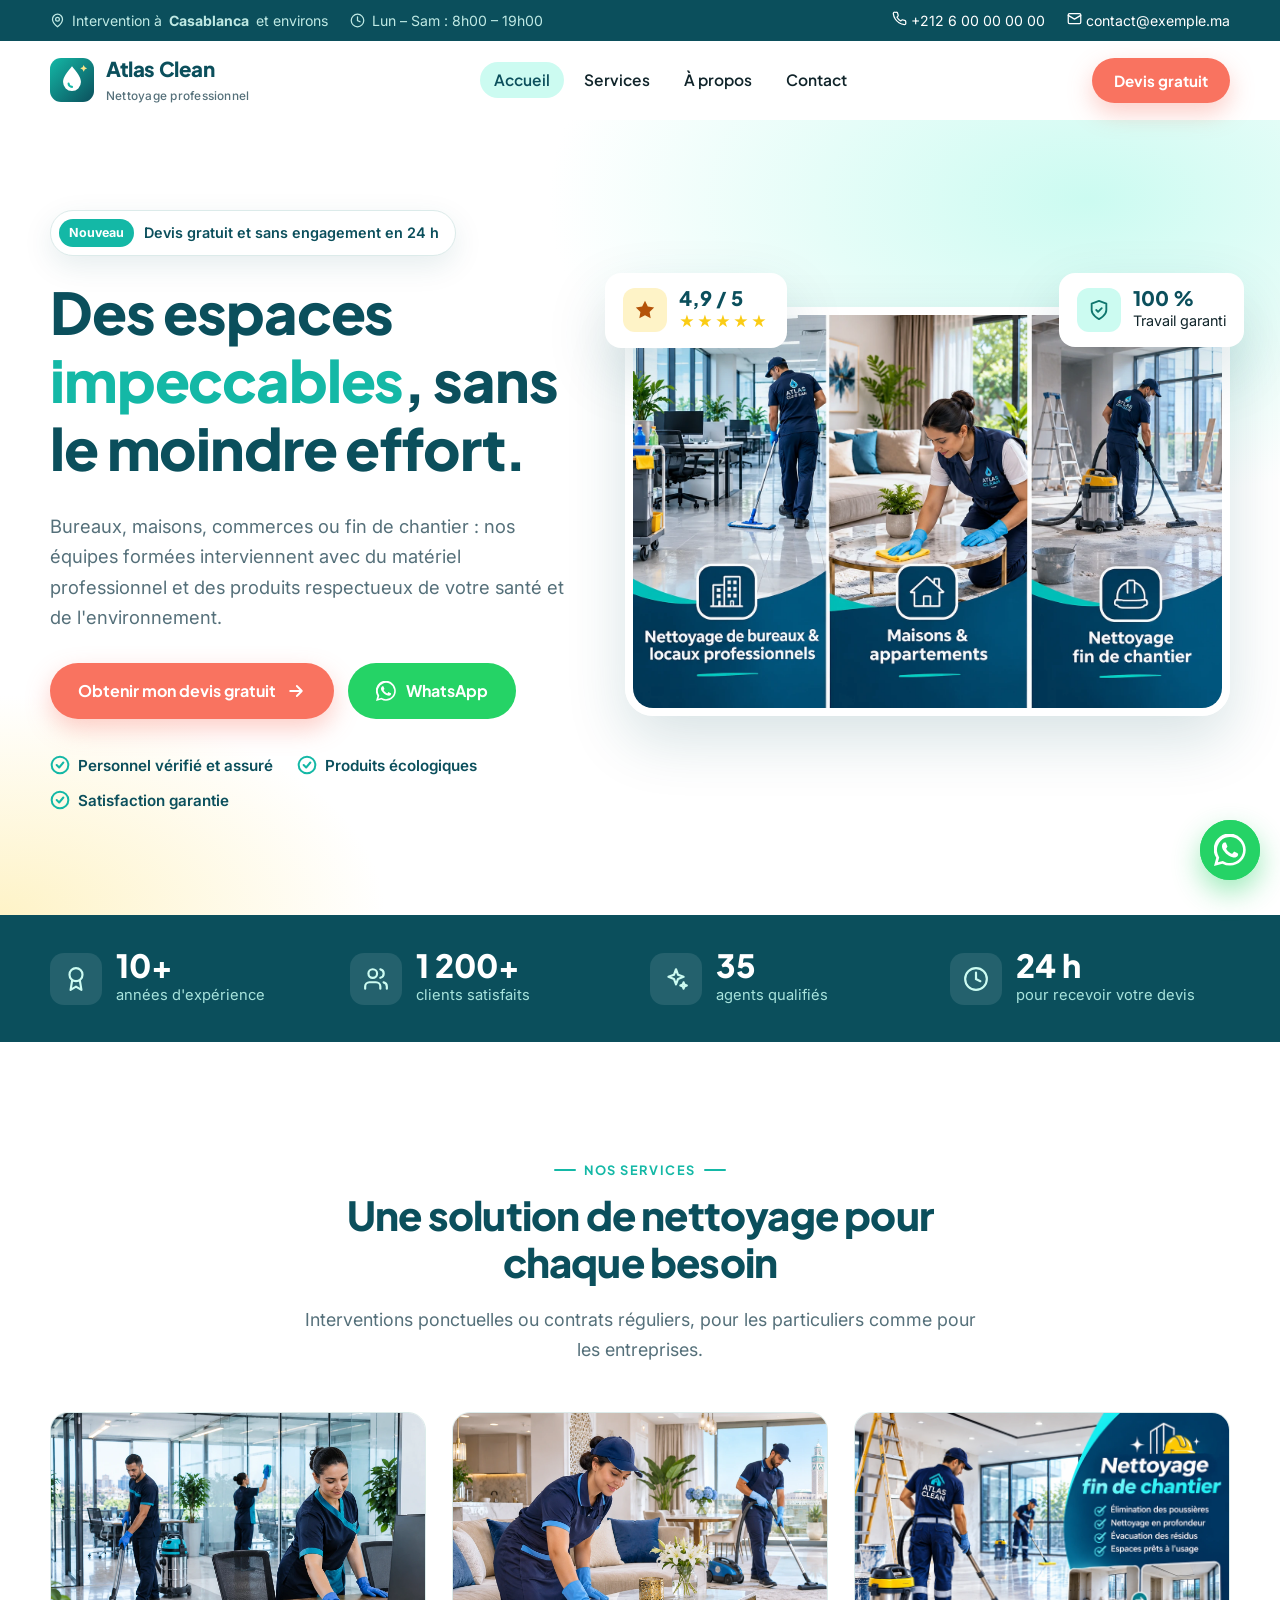
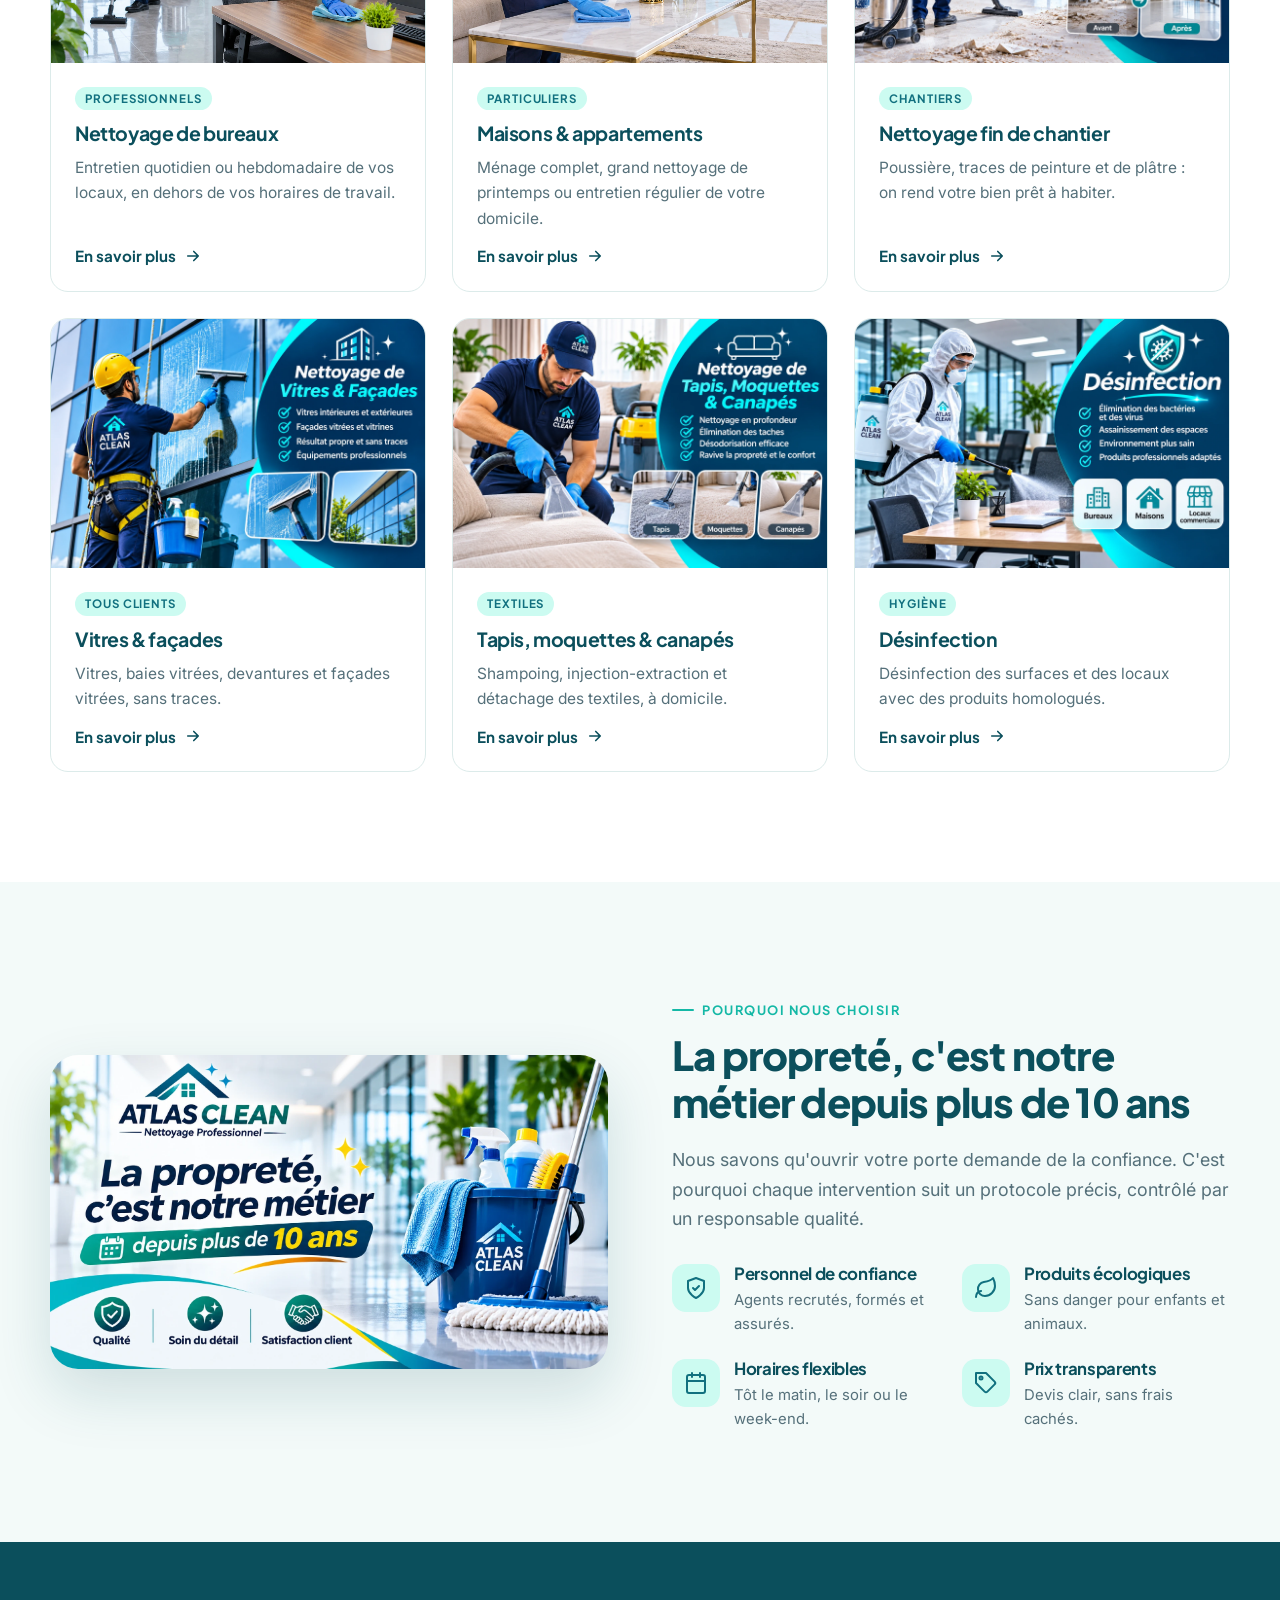
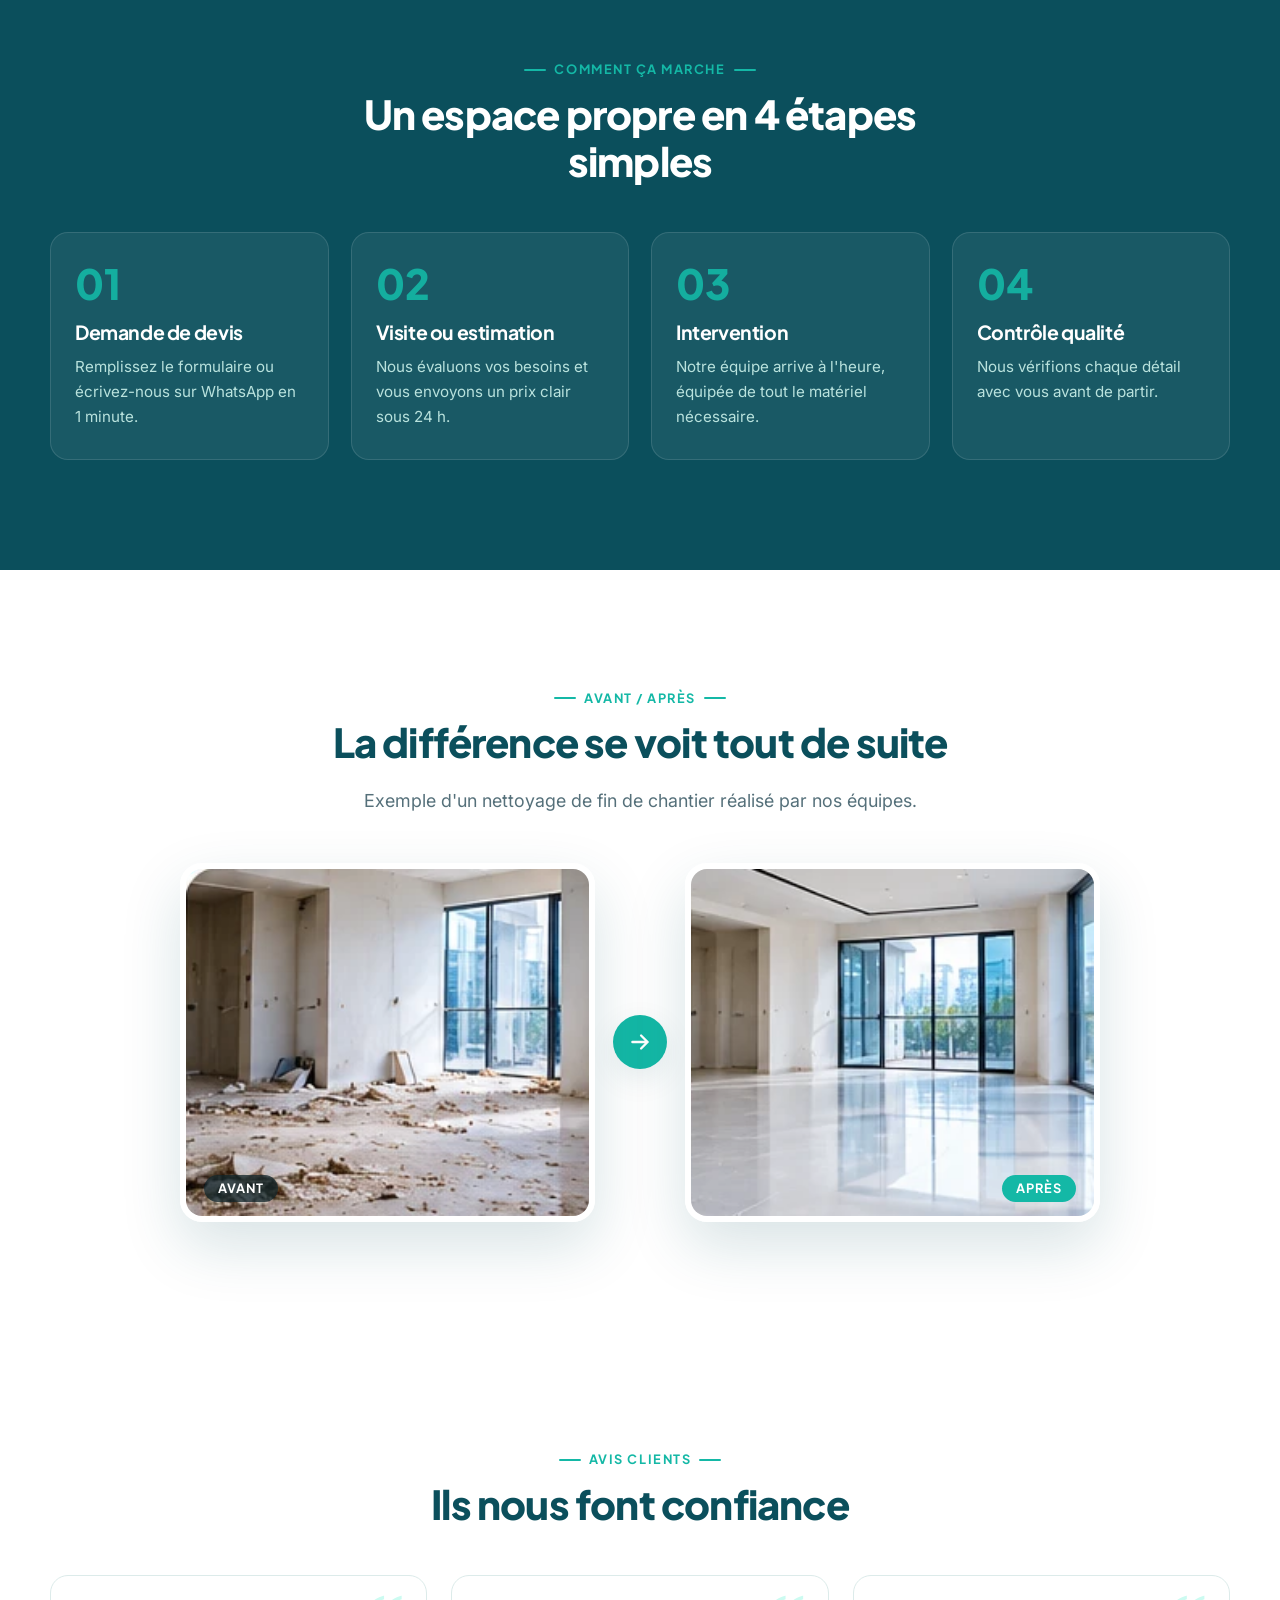
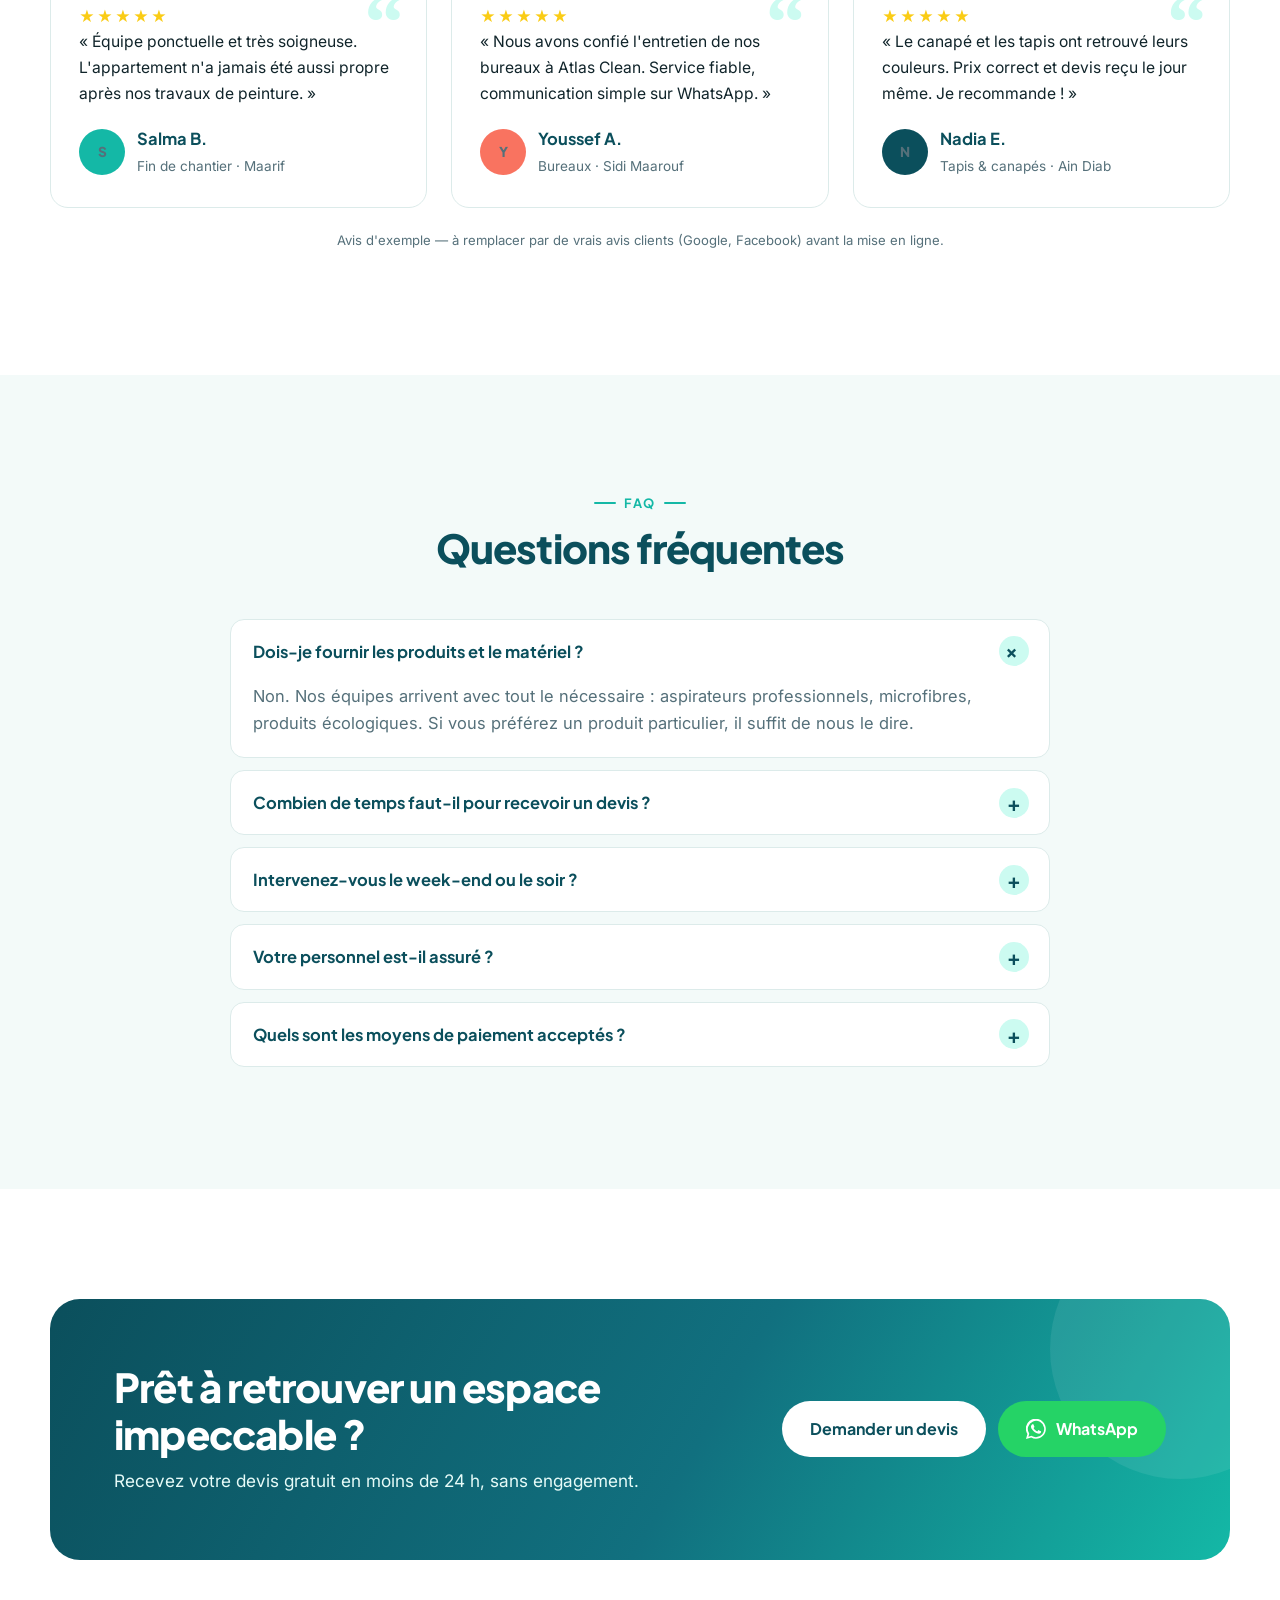
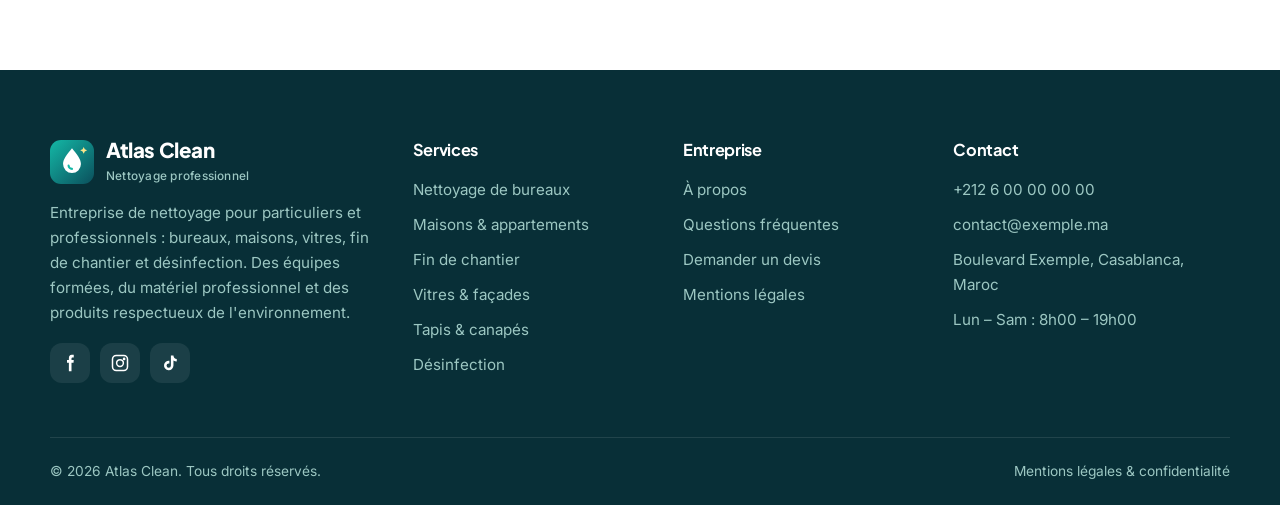
<file: index.html>
<!doctype html>
<html lang="fr" class="no-js">
<head>
  <meta charset="utf-8">
  <meta name="viewport" content="width=device-width, initial-scale=1">
  <title>Atlas Clean — Entreprise de nettoyage professionnel à Casablanca</title>
  <meta name="description" content="Nettoyage de bureaux, maisons, vitres, fin de chantier et désinfection à Casablanca. Équipes formées, produits écologiques, devis gratuit en 24 h.">
  <meta name="theme-color" content="#0b4f5c">
  <meta property="og:type" content="website">
  <meta property="og:locale" content="fr_MA">
  <meta property="og:title" content="Atlas Clean — Entreprise de nettoyage professionnel à Casablanca">
  <meta property="og:description" content="Nettoyage de bureaux, maisons, vitres, fin de chantier et désinfection à Casablanca. Équipes formées, produits écologiques, devis gratuit en 24 h.">
  <meta property="og:image" content="assets/img/hero-photo-2.webp">
  <link rel="icon" href="assets/img/logo.svg" type="image/svg+xml">
  <link rel="preconnect" href="https://fonts.googleapis.com">
  <link rel="preconnect" href="https://fonts.gstatic.com" crossorigin>
  <link href="https://fonts.googleapis.com/css2?family=Inter:wght@400;500;600&family=Plus+Jakarta+Sans:wght@600;700;800&display=swap" rel="stylesheet">
  <link rel="stylesheet" href="assets/css/style.css?v=5">
</head>
<body data-page="accueil">
<svg width="0" height="0" style="position:absolute" aria-hidden="true">
  <symbol id="i-phone" viewBox="0 0 24 24"><path fill="none" stroke="currentColor" stroke-width="2" stroke-linecap="round" stroke-linejoin="round" d="M22 16.9v3a2 2 0 0 1-2.2 2 19.8 19.8 0 0 1-8.6-3.1 19.5 19.5 0 0 1-6-6A19.8 19.8 0 0 1 2.1 4.2 2 2 0 0 1 4.1 2h3a2 2 0 0 1 2 1.7c.1 1 .4 1.9.7 2.8a2 2 0 0 1-.5 2.1L8 9.9a16 16 0 0 0 6 6l1.3-1.3a2 2 0 0 1 2.1-.4c.9.3 1.8.6 2.8.7a2 2 0 0 1 1.7 2z"/></symbol>
  <symbol id="i-mail" viewBox="0 0 24 24"><g fill="none" stroke="currentColor" stroke-width="2" stroke-linecap="round" stroke-linejoin="round"><rect x="2" y="4" width="20" height="16" rx="2"/><path d="m22 7-10 6L2 7"/></g></symbol>
  <symbol id="i-pin" viewBox="0 0 24 24"><g fill="none" stroke="currentColor" stroke-width="2" stroke-linecap="round" stroke-linejoin="round"><path d="M20 10c0 6-8 12-8 12s-8-6-8-12a8 8 0 0 1 16 0z"/><circle cx="12" cy="10" r="3"/></g></symbol>
  <symbol id="i-clock" viewBox="0 0 24 24"><g fill="none" stroke="currentColor" stroke-width="2" stroke-linecap="round"><circle cx="12" cy="12" r="10"/><path d="M12 6v6l4 2"/></g></symbol>
  <symbol id="i-check" viewBox="0 0 24 24"><g fill="none" stroke="currentColor" stroke-width="2.4" stroke-linecap="round" stroke-linejoin="round"><circle cx="12" cy="12" r="10"/><path d="m8 12 3 3 5-6"/></g></symbol>
  <symbol id="i-arrow" viewBox="0 0 24 24"><path fill="none" stroke="currentColor" stroke-width="2.2" stroke-linecap="round" stroke-linejoin="round" d="M5 12h14m-6-6 6 6-6 6"/></symbol>
  <symbol id="i-shield" viewBox="0 0 24 24"><g fill="none" stroke="currentColor" stroke-width="2" stroke-linecap="round" stroke-linejoin="round"><path d="M12 22s8-4 8-10V5l-8-3-8 3v7c0 6 8 10 8 10z"/><path d="m9 12 2 2 4-4"/></g></symbol>
  <symbol id="i-leaf" viewBox="0 0 24 24"><g fill="none" stroke="currentColor" stroke-width="2" stroke-linecap="round" stroke-linejoin="round"><path d="M11 20A7 7 0 0 1 9.8 6.1C15.5 5 17 4.5 19 2c1 2 2 4.2 2 8 0 5.5-4.8 10-10 10z"/><path d="M2 21c0-3 1.9-5.4 5.1-6"/></g></symbol>
  <symbol id="i-star" viewBox="0 0 24 24"><path fill="currentColor" d="m12 2 3.1 6.3 6.9 1-5 4.9 1.2 6.8L12 17.8 5.8 21l1.2-6.8-5-4.9 6.9-1z"/></symbol>
  <symbol id="i-users" viewBox="0 0 24 24"><g fill="none" stroke="currentColor" stroke-width="2" stroke-linecap="round" stroke-linejoin="round"><path d="M16 21v-2a4 4 0 0 0-4-4H6a4 4 0 0 0-4 4v2"/><circle cx="9" cy="7" r="4"/><path d="M22 21v-2a4 4 0 0 0-3-3.9M16 3.1a4 4 0 0 1 0 7.8"/></g></symbol>
  <symbol id="i-calendar" viewBox="0 0 24 24"><g fill="none" stroke="currentColor" stroke-width="2" stroke-linecap="round"><rect x="3" y="4" width="18" height="18" rx="2"/><path d="M16 2v4M8 2v4M3 10h18"/></g></symbol>
  <symbol id="i-sparkle" viewBox="0 0 24 24"><g fill="none" stroke="currentColor" stroke-width="2" stroke-linejoin="round"><path d="M12 3l1.9 5.1L19 10l-5.1 1.9L12 17l-1.9-5.1L5 10l5.1-1.9z"/><path d="M19 15l.8 2.2L22 18l-2.2.8L19 21l-.8-2.2L16 18l2.2-.8z"/></g></symbol>
  <symbol id="i-award" viewBox="0 0 24 24"><g fill="none" stroke="currentColor" stroke-width="2" stroke-linecap="round" stroke-linejoin="round"><circle cx="12" cy="8" r="6"/><path d="M15.5 13 17 22l-5-3-5 3 1.5-9"/></g></symbol>
  <symbol id="i-tag" viewBox="0 0 24 24"><g fill="none" stroke="currentColor" stroke-width="2" stroke-linecap="round" stroke-linejoin="round"><path d="M20.6 13.4 13.4 20.6a2 2 0 0 1-2.8 0L2 12V2h10l8.6 8.6a2 2 0 0 1 0 2.8z"/><circle cx="7" cy="7" r="1.5"/></g></symbol>
  <symbol id="i-wa" viewBox="0 0 24 24"><path fill="currentColor" d="M17.5 14.4c-.3-.1-1.8-.9-2-1-.3-.1-.5-.1-.7.1-.2.3-.8 1-.9 1.2-.2.2-.3.2-.6.1-.3-.1-1.3-.5-2.4-1.5-.9-.8-1.5-1.8-1.7-2.1-.2-.3 0-.5.1-.6l.4-.5c.2-.2.2-.3.3-.5.1-.2 0-.4 0-.5l-.9-2.2c-.2-.6-.5-.5-.7-.5h-.6c-.2 0-.5.1-.8.4-.3.3-1 1-1 2.5s1.1 2.9 1.2 3.1c.1.2 2.1 3.2 5.1 4.5.7.3 1.3.5 1.7.6.7.2 1.4.2 1.9.1.6-.1 1.8-.7 2-1.4.2-.7.2-1.3.2-1.4-.1-.2-.3-.3-.6-.4zM12 21.8c-1.8 0-3.5-.5-5-1.4l-.4-.2-3.7 1 1-3.6-.2-.4A9.8 9.8 0 1 1 12 21.8zm8.4-18.2A11.8 11.8 0 0 0 1.7 17.9L0 24l6.3-1.7a11.8 11.8 0 0 0 5.7 1.4C18.5 23.7 23.8 18.4 23.8 12c0-3.2-1.2-6.1-3.4-8.4z"/></symbol>
  <symbol id="i-fb" viewBox="0 0 24 24"><path fill="currentColor" d="M14 8V6c0-1 .5-1.5 1.5-1.5H17V1h-2.6C11.6 1 10.5 2.9 10.5 5.6V8H8v3.5h2.5V23H14V11.5h2.7L17 8z"/></symbol>
  <symbol id="i-ig" viewBox="0 0 24 24"><g fill="none" stroke="currentColor" stroke-width="2"><rect x="2" y="2" width="20" height="20" rx="5"/><circle cx="12" cy="12" r="4.5"/><circle cx="17.5" cy="6.5" r=".8" fill="currentColor"/></g></symbol>
  <symbol id="i-tt" viewBox="0 0 24 24"><path fill="currentColor" d="M16.6 2h-3.4v13.4a2.9 2.9 0 1 1-2.9-2.9c.3 0 .6 0 .9.1V9.1a6.3 6.3 0 1 0 5.4 6.3V8.6A8 8 0 0 0 21 10V6.6c-2.4 0-4.4-2-4.4-4.6z"/></symbol>
</svg>

<a class="skip" href="#main">Aller au contenu</a>

<div class="topbar">
  <div class="container">
    <div class="topbar__list">
      <span><svg><use href="#i-pin"/></svg> Intervention à <b data-cfg="city">Casablanca</b> et environs</span>
      <span class="topbar__hours"><svg><use href="#i-clock"/></svg> <span data-cfg="hours">Lun – Sam : 8h00 – 19h00</span></span>
    </div>
    <div class="topbar__list">
      <a href="tel:+212600000000" data-tel><svg><use href="#i-phone"/></svg> <span data-cfg="phoneDisplay">+212 6 00 00 00 00</span></a>
      <a href="mailto:contact@exemple.ma" data-mail><svg><use href="#i-mail"/></svg> <span data-cfg="email">contact@exemple.ma</span></a>
    </div>
  </div>
</div>

<header class="header">
  <div class="container">
    <a class="brand" href="index.html" aria-label="Atlas Clean — accueil">
      <img src="assets/img/logo.svg" alt="" width="44" height="44">
      <span><span class="brand__name" data-cfg="name">Atlas Clean</span><span class="brand__tag">Nettoyage professionnel</span></span>
    </a>
    <nav class="nav" id="nav" aria-label="Menu principal">
      <a href="index.html" data-nav="accueil">Accueil</a>
      <a href="services.html" data-nav="services">Services</a>
      <a href="a-propos.html" data-nav="a-propos">À propos</a>
      <a href="contact.html" data-nav="contact">Contact</a>
    </nav>
    <div class="header__cta">
      <a class="btn btn--primary" href="contact.html">Devis gratuit</a>
      <button class="burger" type="button" aria-label="Ouvrir le menu" aria-expanded="false" aria-controls="nav"><span></span></button>
    </div>
  </div>
</header>

<main id="main">

<section class="hero">
  <div class="container">
    <div class="reveal">
      <span class="hero__badge"><b>Nouveau</b> Devis gratuit et sans engagement en 24 h</span>
      <h1>Des espaces <span>impeccables</span>, sans le moindre effort.</h1>
      <p class="hero__text">Bureaux, maisons, commerces ou fin de chantier : nos équipes formées interviennent avec du matériel professionnel et des produits respectueux de votre santé et de l'environnement.</p>
      <div class="hero__actions">
        <a class="btn btn--primary" href="contact.html">Obtenir mon devis gratuit <svg><use href="#i-arrow"/></svg></a>
        <a class="btn btn--wa" href="contact.html" data-wa data-fallback="contact.html"><svg><use href="#i-wa"/></svg> WhatsApp</a>
      </div>
      <ul class="hero__checks">
        <li><svg><use href="#i-check"/></svg> Personnel vérifié et assuré</li>
        <li><svg><use href="#i-check"/></svg> Produits écologiques</li>
        <li><svg><use href="#i-check"/></svg> Satisfaction garantie</li>
      </ul>
    </div>
    <div class="hero__visual reveal">
      <div class="hero__img"><img src="assets/img/hero-photo-2.webp" alt="Nos agents en intervention : nettoyage de bureaux, de maisons et appartements, et de fin de chantier" width="1536" height="1024" fetchpriority="high"></div>
      <div class="float-card float-card--a">
        <span class="ico" style="background:#fef3c7;color:#b45309"><svg><use href="#i-star"/></svg></span>
        <div><strong>4,9 / 5</strong><span class="stars">★★★★★</span></div>
      </div>
      <div class="float-card float-card--b">
        <span class="ico" style="background:#ccfbf1;color:#0f766e"><svg><use href="#i-shield"/></svg></span>
        <div><strong>100 %</strong>Travail garanti</div>
      </div>
    </div>
  </div>
</section>

<section class="trust" aria-label="Chiffres clés">
  <div class="container">
    <div class="trust__item"><span class="trust__ico"><svg><use href="#i-award"/></svg></span><div><strong>10+</strong><span>années d'expérience</span></div></div>
    <div class="trust__item"><span class="trust__ico"><svg><use href="#i-users"/></svg></span><div><strong>1 200+</strong><span>clients satisfaits</span></div></div>
    <div class="trust__item"><span class="trust__ico"><svg><use href="#i-sparkle"/></svg></span><div><strong>35</strong><span>agents qualifiés</span></div></div>
    <div class="trust__item"><span class="trust__ico"><svg><use href="#i-clock"/></svg></span><div><strong>24 h</strong><span>pour recevoir votre devis</span></div></div>
  </div>
</section>

<section class="section" id="services">
  <div class="container">
    <div class="section-head center reveal">
      <span class="eyebrow">Nos services</span>
      <h2>Une solution de nettoyage pour chaque besoin</h2>
      <p class="lead">Interventions ponctuelles ou contrats réguliers, pour les particuliers comme pour les entreprises.</p>
    </div>
    <div class="grid-3">
      <article class="card reveal">
        <div class="card__img"><img src="assets/img/svc-bureaux.webp" alt="Bureau propre avec ordinateur et produit nettoyant" loading="lazy" width="1448" height="1086"></div>
        <div class="card__body"><span class="tag">Professionnels</span><h3>Nettoyage de bureaux</h3><p>Entretien quotidien ou hebdomadaire de vos locaux, en dehors de vos horaires de travail.</p><a class="card__link" href="services.html#bureaux">En savoir plus <svg><use href="#i-arrow"/></svg></a></div>
      </article>
      <article class="card reveal">
        <div class="card__img"><img src="assets/img/svc-residentiel.webp" alt="Cuisine propre et rangée" loading="lazy" width="1448" height="1086"></div>
        <div class="card__body"><span class="tag">Particuliers</span><h3>Maisons &amp; appartements</h3><p>Ménage complet, grand nettoyage de printemps ou entretien régulier de votre domicile.</p><a class="card__link" href="services.html#residentiel">En savoir plus <svg><use href="#i-arrow"/></svg></a></div>
      </article>
      <article class="card reveal">
        <div class="card__img"><img src="assets/img/svc-apres-travaux.webp" alt="Pièce en fin de travaux avec échelle et aspirateur" loading="lazy" width="1536" height="1024"></div>
        <div class="card__body"><span class="tag">Chantiers</span><h3>Nettoyage fin de chantier</h3><p>Poussière, traces de peinture et de plâtre : on rend votre bien prêt à habiter.</p><a class="card__link" href="services.html#apres-travaux">En savoir plus <svg><use href="#i-arrow"/></svg></a></div>
      </article>
      <article class="card reveal">
        <div class="card__img"><img src="assets/img/svc-vitres.webp" alt="Grande baie vitrée nettoyée à la raclette" loading="lazy" width="1536" height="1024"></div>
        <div class="card__body"><span class="tag">Tous clients</span><h3>Vitres &amp; façades</h3><p>Vitres, baies vitrées, devantures et façades vitrées, sans traces.</p><a class="card__link" href="services.html#vitres">En savoir plus <svg><use href="#i-arrow"/></svg></a></div>
      </article>
      <article class="card reveal">
        <div class="card__img"><img src="assets/img/svc-tapis.webp" alt="Canapé et tapis avec un aspirateur" loading="lazy" width="1536" height="1024"></div>
        <div class="card__body"><span class="tag">Textiles</span><h3>Tapis, moquettes &amp; canapés</h3><p>Shampoing, injection-extraction et détachage des textiles, à domicile.</p><a class="card__link" href="services.html#tapis">En savoir plus <svg><use href="#i-arrow"/></svg></a></div>
      </article>
      <article class="card reveal">
        <div class="card__img"><img src="assets/img/svc-desinfection.webp" alt="Bouclier et pulvérisateur symbolisant la désinfection" loading="lazy" width="1536" height="1024"></div>
        <div class="card__body"><span class="tag">Hygiène</span><h3>Désinfection</h3><p>Désinfection des surfaces et des locaux avec des produits homologués.</p><a class="card__link" href="services.html#desinfection">En savoir plus <svg><use href="#i-arrow"/></svg></a></div>
      </article>
    </div>
  </div>
</section>

<section class="section section--alt">
  <div class="container split">
    <div class="split__img reveal"><img src="assets/img/pourquoi-nous.webp" alt="Atlas Clean — la propreté, c'est notre métier depuis plus de 10 ans : qualité, soin du détail, satisfaction client" loading="lazy" width="1672" height="941"></div>
    <div class="reveal">
      <span class="eyebrow">Pourquoi nous choisir</span>
      <h2>La propreté, c'est notre métier depuis plus de 10 ans</h2>
      <p class="lead">Nous savons qu'ouvrir votre porte demande de la confiance. C'est pourquoi chaque intervention suit un protocole précis, contrôlé par un responsable qualité.</p>
      <div class="features">
        <div class="feature"><span class="feature__ico"><svg><use href="#i-shield"/></svg></span><div><h3>Personnel de confiance</h3><p>Agents recrutés, formés et assurés.</p></div></div>
        <div class="feature"><span class="feature__ico"><svg><use href="#i-leaf"/></svg></span><div><h3>Produits écologiques</h3><p>Sans danger pour enfants et animaux.</p></div></div>
        <div class="feature"><span class="feature__ico"><svg><use href="#i-calendar"/></svg></span><div><h3>Horaires flexibles</h3><p>Tôt le matin, le soir ou le week-end.</p></div></div>
        <div class="feature"><span class="feature__ico"><svg><use href="#i-tag"/></svg></span><div><h3>Prix transparents</h3><p>Devis clair, sans frais cachés.</p></div></div>
      </div>
    </div>
  </div>
</section>

<section class="section section--dark">
  <div class="container">
    <div class="section-head center reveal">
      <span class="eyebrow">Comment ça marche</span>
      <h2>Un espace propre en 4 étapes simples</h2>
    </div>
    <div class="steps">
      <div class="step reveal"><h3>Demande de devis</h3><p>Remplissez le formulaire ou écrivez-nous sur WhatsApp en 1 minute.</p></div>
      <div class="step reveal"><h3>Visite ou estimation</h3><p>Nous évaluons vos besoins et vous envoyons un prix clair sous 24 h.</p></div>
      <div class="step reveal"><h3>Intervention</h3><p>Notre équipe arrive à l'heure, équipée de tout le matériel nécessaire.</p></div>
      <div class="step reveal"><h3>Contrôle qualité</h3><p>Nous vérifions chaque détail avec vous avant de partir.</p></div>
    </div>
  </div>
</section>

<section class="section">
  <div class="container">
    <div class="section-head center reveal">
      <span class="eyebrow">Avant / Après</span>
      <h2>La différence se voit tout de suite</h2>
      <p class="lead">Exemple d'un nettoyage de fin de chantier réalisé par nos équipes.</p>
    </div>
    <!-- Les deux vues sont recadrées depuis svc-apres-travaux.webp (voir .ba-shot--avant / --apres dans style.css).
         Pour vos propres photos : <div class="ba-shot" style="background-image:url(assets/img/avant.webp);background-size:cover;background-position:center"> -->
    <div class="ba-pair reveal">
      <figure class="ba-card"><div class="ba-shot ba-shot--avant" role="img" aria-label="Pièce avant le nettoyage : gravats et poussière au sol"></div><span class="ba__label ba__label--l">Avant</span></figure>
      <span class="ba-arrow" aria-hidden="true"><svg><use href="#i-arrow"/></svg></span>
      <figure class="ba-card"><div class="ba-shot ba-shot--apres" role="img" aria-label="Même espace après le nettoyage : sol brillant et propre"></div><span class="ba__label ba__label--r">Après</span></figure>
    </div>
  </div>
</section>

<section class="section">
  <div class="container">
    <div class="section-head center reveal">
      <span class="eyebrow">Avis clients</span>
      <h2>Ils nous font confiance</h2>
    </div>
    <div class="reviews">
      <figure class="review reveal" style="margin:0"><div class="stars">★★★★★</div><p>« Équipe ponctuelle et très soigneuse. L'appartement n'a jamais été aussi propre après nos travaux de peinture. »</p><figcaption class="review__who"><span class="avatar" style="background:#14b8a6">S</span><div><strong>Salma B.</strong><span>Fin de chantier · Maarif</span></div></figcaption></figure>
      <figure class="review reveal" style="margin:0"><div class="stars">★★★★★</div><p>« Nous avons confié l'entretien de nos bureaux à Atlas Clean. Service fiable, communication simple sur WhatsApp. »</p><figcaption class="review__who"><span class="avatar" style="background:#f97360">Y</span><div><strong>Youssef A.</strong><span>Bureaux · Sidi Maarouf</span></div></figcaption></figure>
      <figure class="review reveal" style="margin:0"><div class="stars">★★★★★</div><p>« Le canapé et les tapis ont retrouvé leurs couleurs. Prix correct et devis reçu le jour même. Je recommande ! »</p><figcaption class="review__who"><span class="avatar" style="background:#0b4f5c">N</span><div><strong>Nadia E.</strong><span>Tapis &amp; canapés · Ain Diab</span></div></figcaption></figure>
    </div>
    <p class="note-demo">Avis d'exemple — à remplacer par de vrais avis clients (Google, Facebook) avant la mise en ligne.</p>
  </div>
</section>

<section class="section section--alt" id="faq">
  <div class="container">
    <div class="section-head center reveal">
      <span class="eyebrow">FAQ</span>
      <h2>Questions fréquentes</h2>
    </div>
    <div class="faq reveal">
      <details open><summary>Dois-je fournir les produits et le matériel ?</summary><p>Non. Nos équipes arrivent avec tout le nécessaire : aspirateurs professionnels, microfibres, produits écologiques. Si vous préférez un produit particulier, il suffit de nous le dire.</p></details>
      <details><summary>Combien de temps faut-il pour recevoir un devis ?</summary><p>Généralement moins de 24 h. Pour les grandes surfaces ou les fins de chantier, une courte visite gratuite peut être organisée.</p></details>
      <details><summary>Intervenez-vous le week-end ou le soir ?</summary><p>Oui. Pour les bureaux et commerces, nous intervenons tôt le matin, le soir ou le week-end afin de ne pas gêner votre activité.</p></details>
      <details><summary>Votre personnel est-il assuré ?</summary><p>Tous nos agents sont déclarés, formés et couverts par notre assurance responsabilité civile professionnelle.</p></details>
      <details><summary>Quels sont les moyens de paiement acceptés ?</summary><p>Espèces, virement bancaire ou chèque. Les entreprises sous contrat reçoivent une facture mensuelle.</p></details>
    </div>
  </div>
</section>

<section class="section">
  <div class="container">
    <div class="cta reveal">
      <div>
        <h2>Prêt à retrouver un espace impeccable ?</h2>
        <p>Recevez votre devis gratuit en moins de 24 h, sans engagement.</p>
      </div>
      <div class="cta__actions">
        <a class="btn btn--white" href="contact.html">Demander un devis</a>
        <a class="btn btn--wa" href="contact.html" data-wa data-fallback="contact.html"><svg><use href="#i-wa"/></svg> WhatsApp</a>
      </div>
    </div>
  </div>
</section>

</main>

<footer class="footer">
  <div class="container">
    <div class="footer__grid">
      <div>
        <a class="brand" href="index.html">
          <img src="assets/img/logo.svg" alt="" width="44" height="44">
          <span><span class="brand__name" data-cfg="name">Atlas Clean</span><span class="brand__tag">Nettoyage professionnel</span></span>
        </a>
        <p>Entreprise de nettoyage pour particuliers et professionnels : bureaux, maisons, vitres, fin de chantier et désinfection. Des équipes formées, du matériel professionnel et des produits respectueux de l'environnement.</p>
        <div class="socials">
          <a href="#" data-social="facebook" aria-label="Facebook"><svg><use href="#i-fb"/></svg></a>
          <a href="#" data-social="instagram" aria-label="Instagram"><svg><use href="#i-ig"/></svg></a>
          <a href="#" data-social="tiktok" aria-label="TikTok"><svg><use href="#i-tt"/></svg></a>
        </div>
      </div>
      <div>
        <h4>Services</h4>
        <ul>
          <li><a href="services.html#bureaux">Nettoyage de bureaux</a></li>
          <li><a href="services.html#residentiel">Maisons &amp; appartements</a></li>
          <li><a href="services.html#apres-travaux">Fin de chantier</a></li>
          <li><a href="services.html#vitres">Vitres &amp; façades</a></li>
          <li><a href="services.html#tapis">Tapis &amp; canapés</a></li>
          <li><a href="services.html#desinfection">Désinfection</a></li>
        </ul>
      </div>
      <div>
        <h4>Entreprise</h4>
        <ul>
          <li><a href="a-propos.html">À propos</a></li>
          <li><a href="index.html#faq">Questions fréquentes</a></li>
          <li><a href="contact.html">Demander un devis</a></li>
          <li><a href="mentions-legales.html">Mentions légales</a></li>
        </ul>
      </div>
      <div>
        <h4>Contact</h4>
        <ul>
          <li><a href="tel:+212600000000" data-tel data-cfg="phoneDisplay">+212 6 00 00 00 00</a></li>
          <li><a href="mailto:contact@exemple.ma" data-mail data-cfg="email">contact@exemple.ma</a></li>
          <li data-cfg="address">Boulevard Exemple, Casablanca, Maroc</li>
          <li data-cfg="hours">Lun – Sam : 8h00 – 19h00</li>
        </ul>
      </div>
    </div>
    <div class="footer__bottom">
      <span>© <span data-year>2026</span> <span data-cfg="name">Atlas Clean</span>. Tous droits réservés.</span>
      <span><a href="mentions-legales.html">Mentions légales &amp; confidentialité</a></span>
    </div>
  </div>
</footer>

<a class="wa-float" href="contact.html" data-wa data-fallback="contact.html" aria-label="Nous écrire sur WhatsApp"><svg><use href="#i-wa"/></svg></a>

<script src="assets/js/config.js?v=2"></script>
<script src="assets/js/main.js?v=2"></script>
</body>
</html>
</file>
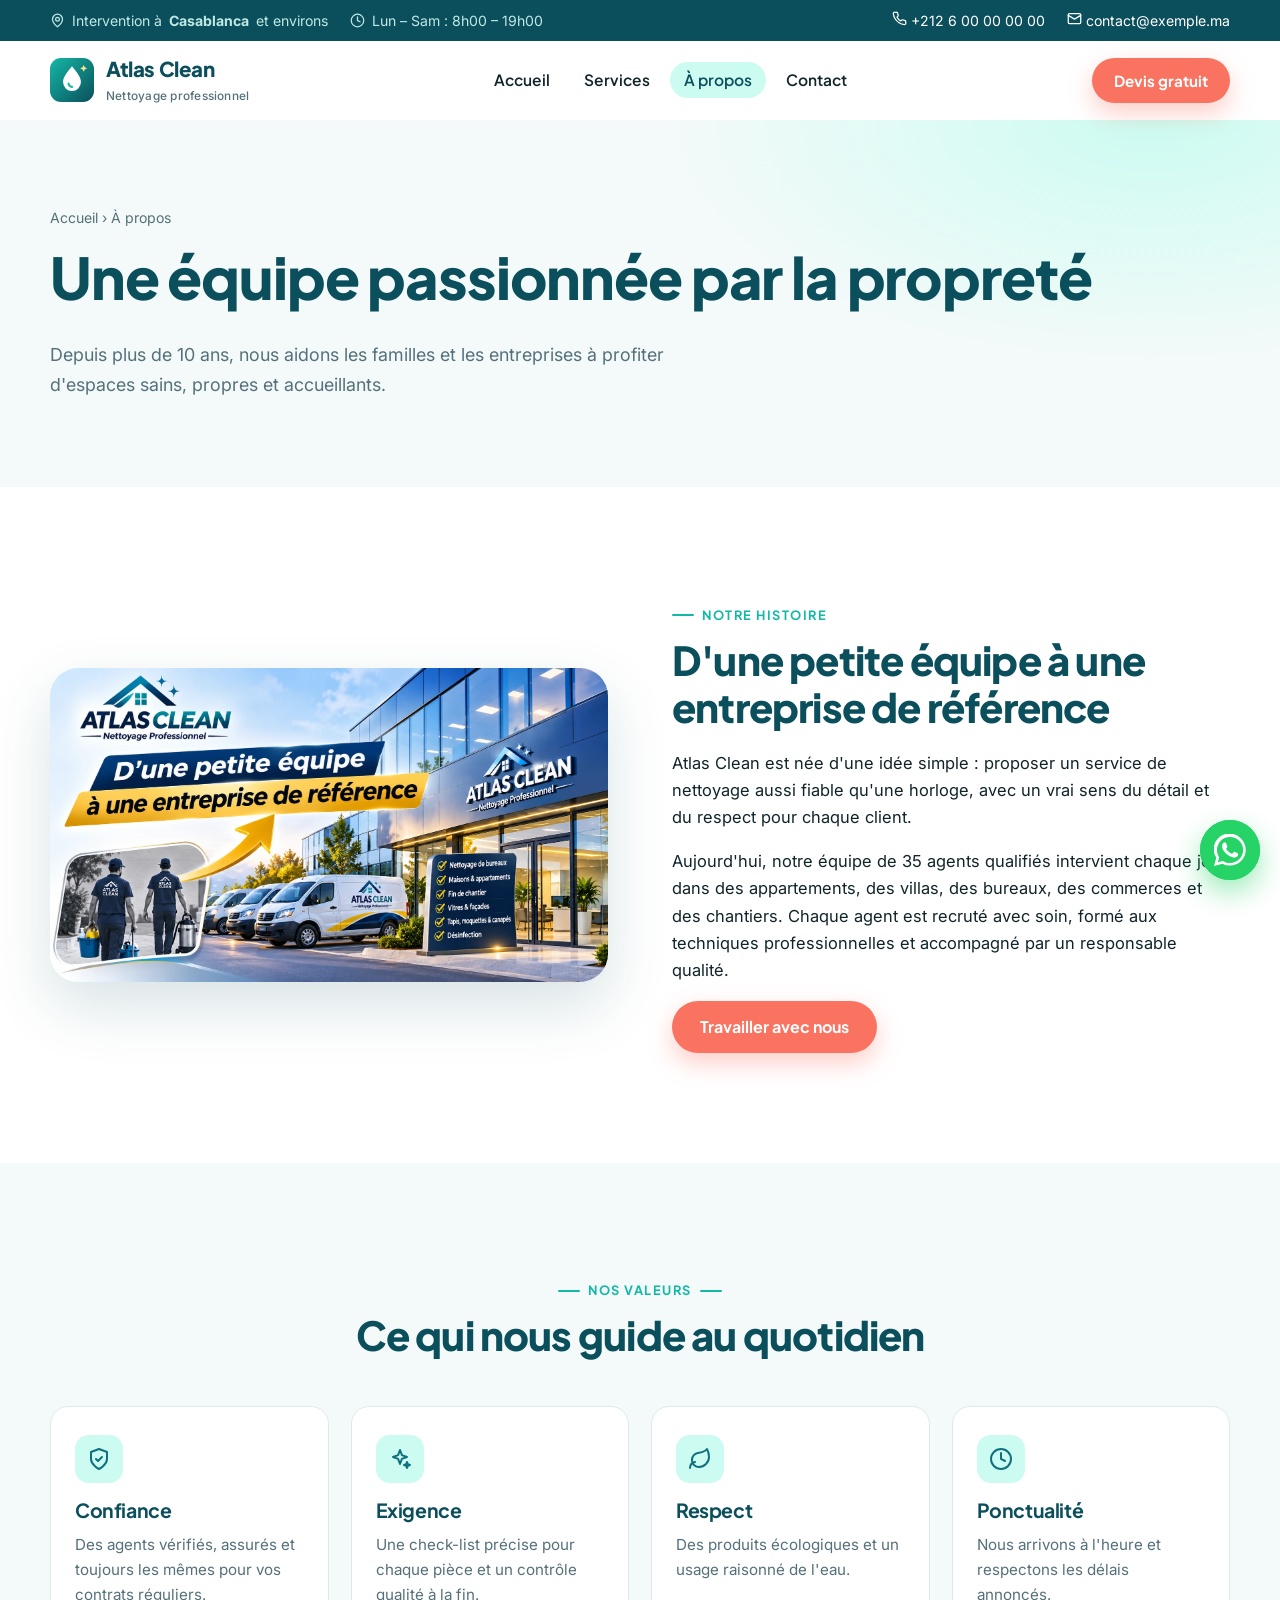
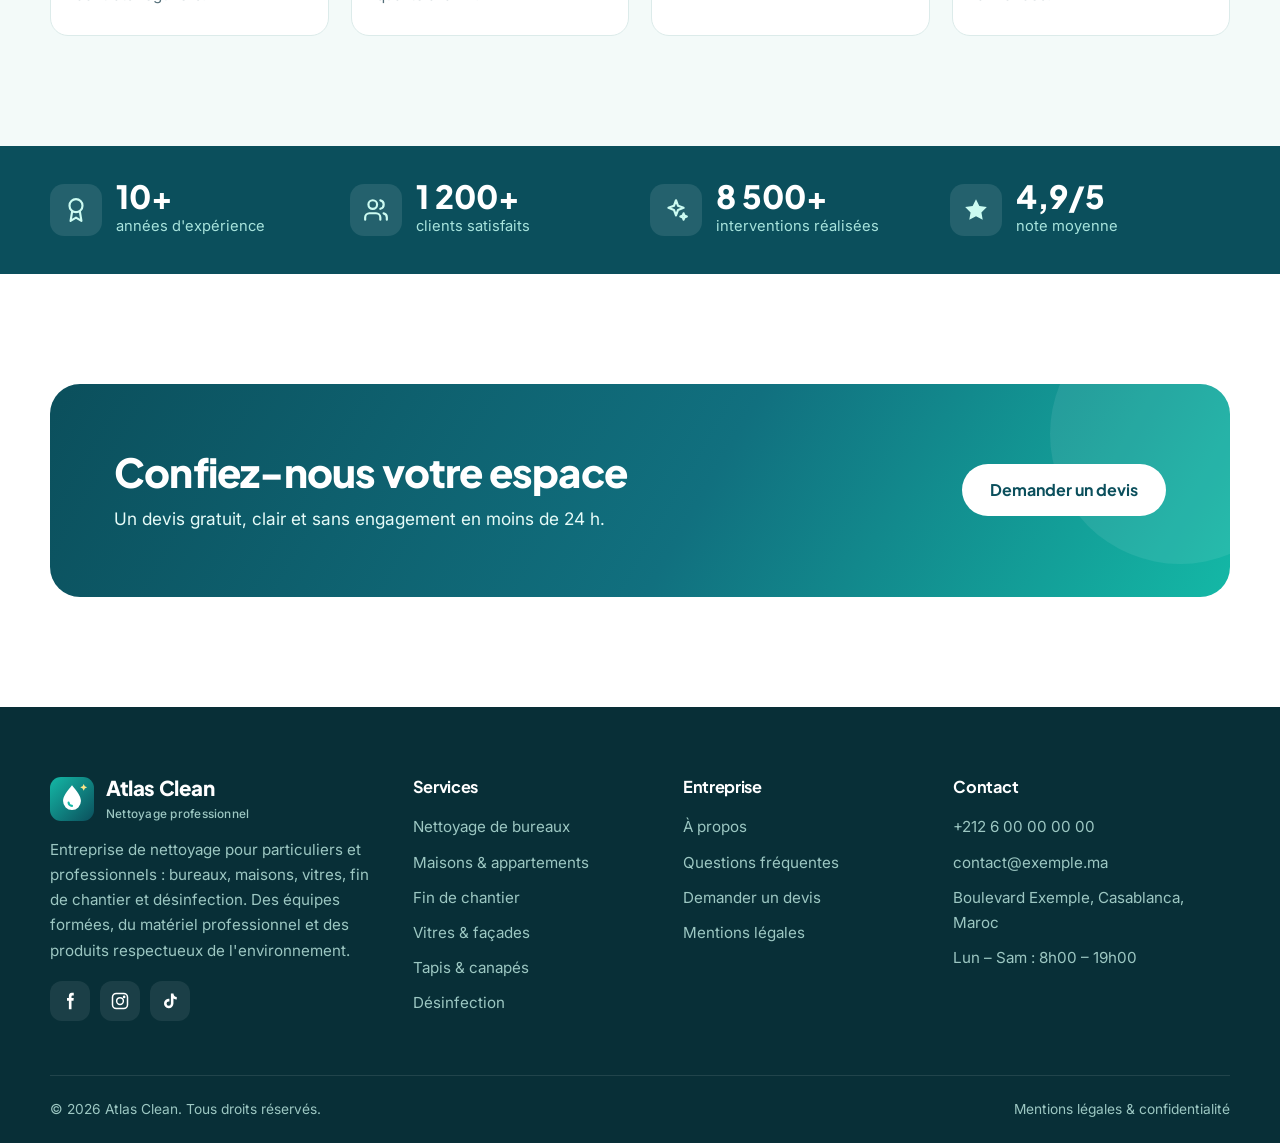
<file: a-propos.html>
<!doctype html>
<html lang="fr" class="no-js">
<head>
  <meta charset="utf-8">
  <meta name="viewport" content="width=device-width, initial-scale=1">
  <title>À propos — Atlas Clean, entreprise de nettoyage</title>
  <meta name="description" content="Découvrez Atlas Clean : notre histoire, nos valeurs et notre méthode de travail pour un nettoyage professionnel de qualité.">
  <meta name="theme-color" content="#0b4f5c">
  <meta property="og:type" content="website">
  <meta property="og:locale" content="fr_MA">
  <meta property="og:title" content="À propos — Atlas Clean, entreprise de nettoyage">
  <meta property="og:description" content="Découvrez Atlas Clean : notre histoire, nos valeurs et notre méthode de travail pour un nettoyage professionnel de qualité.">
  <meta property="og:image" content="assets/img/hero-photo-2.webp">
  <link rel="icon" href="assets/img/logo.svg" type="image/svg+xml">
  <link rel="preconnect" href="https://fonts.googleapis.com">
  <link rel="preconnect" href="https://fonts.gstatic.com" crossorigin>
  <link href="https://fonts.googleapis.com/css2?family=Inter:wght@400;500;600&family=Plus+Jakarta+Sans:wght@600;700;800&display=swap" rel="stylesheet">
  <link rel="stylesheet" href="assets/css/style.css?v=5">
</head>
<body data-page="a-propos">
<svg width="0" height="0" style="position:absolute" aria-hidden="true">
  <symbol id="i-phone" viewBox="0 0 24 24"><path fill="none" stroke="currentColor" stroke-width="2" stroke-linecap="round" stroke-linejoin="round" d="M22 16.9v3a2 2 0 0 1-2.2 2 19.8 19.8 0 0 1-8.6-3.1 19.5 19.5 0 0 1-6-6A19.8 19.8 0 0 1 2.1 4.2 2 2 0 0 1 4.1 2h3a2 2 0 0 1 2 1.7c.1 1 .4 1.9.7 2.8a2 2 0 0 1-.5 2.1L8 9.9a16 16 0 0 0 6 6l1.3-1.3a2 2 0 0 1 2.1-.4c.9.3 1.8.6 2.8.7a2 2 0 0 1 1.7 2z"/></symbol>
  <symbol id="i-mail" viewBox="0 0 24 24"><g fill="none" stroke="currentColor" stroke-width="2" stroke-linecap="round" stroke-linejoin="round"><rect x="2" y="4" width="20" height="16" rx="2"/><path d="m22 7-10 6L2 7"/></g></symbol>
  <symbol id="i-pin" viewBox="0 0 24 24"><g fill="none" stroke="currentColor" stroke-width="2" stroke-linecap="round" stroke-linejoin="round"><path d="M20 10c0 6-8 12-8 12s-8-6-8-12a8 8 0 0 1 16 0z"/><circle cx="12" cy="10" r="3"/></g></symbol>
  <symbol id="i-clock" viewBox="0 0 24 24"><g fill="none" stroke="currentColor" stroke-width="2" stroke-linecap="round"><circle cx="12" cy="12" r="10"/><path d="M12 6v6l4 2"/></g></symbol>
  <symbol id="i-check" viewBox="0 0 24 24"><g fill="none" stroke="currentColor" stroke-width="2.4" stroke-linecap="round" stroke-linejoin="round"><circle cx="12" cy="12" r="10"/><path d="m8 12 3 3 5-6"/></g></symbol>
  <symbol id="i-arrow" viewBox="0 0 24 24"><path fill="none" stroke="currentColor" stroke-width="2.2" stroke-linecap="round" stroke-linejoin="round" d="M5 12h14m-6-6 6 6-6 6"/></symbol>
  <symbol id="i-shield" viewBox="0 0 24 24"><g fill="none" stroke="currentColor" stroke-width="2" stroke-linecap="round" stroke-linejoin="round"><path d="M12 22s8-4 8-10V5l-8-3-8 3v7c0 6 8 10 8 10z"/><path d="m9 12 2 2 4-4"/></g></symbol>
  <symbol id="i-leaf" viewBox="0 0 24 24"><g fill="none" stroke="currentColor" stroke-width="2" stroke-linecap="round" stroke-linejoin="round"><path d="M11 20A7 7 0 0 1 9.8 6.1C15.5 5 17 4.5 19 2c1 2 2 4.2 2 8 0 5.5-4.8 10-10 10z"/><path d="M2 21c0-3 1.9-5.4 5.1-6"/></g></symbol>
  <symbol id="i-star" viewBox="0 0 24 24"><path fill="currentColor" d="m12 2 3.1 6.3 6.9 1-5 4.9 1.2 6.8L12 17.8 5.8 21l1.2-6.8-5-4.9 6.9-1z"/></symbol>
  <symbol id="i-users" viewBox="0 0 24 24"><g fill="none" stroke="currentColor" stroke-width="2" stroke-linecap="round" stroke-linejoin="round"><path d="M16 21v-2a4 4 0 0 0-4-4H6a4 4 0 0 0-4 4v2"/><circle cx="9" cy="7" r="4"/><path d="M22 21v-2a4 4 0 0 0-3-3.9M16 3.1a4 4 0 0 1 0 7.8"/></g></symbol>
  <symbol id="i-calendar" viewBox="0 0 24 24"><g fill="none" stroke="currentColor" stroke-width="2" stroke-linecap="round"><rect x="3" y="4" width="18" height="18" rx="2"/><path d="M16 2v4M8 2v4M3 10h18"/></g></symbol>
  <symbol id="i-sparkle" viewBox="0 0 24 24"><g fill="none" stroke="currentColor" stroke-width="2" stroke-linejoin="round"><path d="M12 3l1.9 5.1L19 10l-5.1 1.9L12 17l-1.9-5.1L5 10l5.1-1.9z"/><path d="M19 15l.8 2.2L22 18l-2.2.8L19 21l-.8-2.2L16 18l2.2-.8z"/></g></symbol>
  <symbol id="i-award" viewBox="0 0 24 24"><g fill="none" stroke="currentColor" stroke-width="2" stroke-linecap="round" stroke-linejoin="round"><circle cx="12" cy="8" r="6"/><path d="M15.5 13 17 22l-5-3-5 3 1.5-9"/></g></symbol>
  <symbol id="i-tag" viewBox="0 0 24 24"><g fill="none" stroke="currentColor" stroke-width="2" stroke-linecap="round" stroke-linejoin="round"><path d="M20.6 13.4 13.4 20.6a2 2 0 0 1-2.8 0L2 12V2h10l8.6 8.6a2 2 0 0 1 0 2.8z"/><circle cx="7" cy="7" r="1.5"/></g></symbol>
  <symbol id="i-wa" viewBox="0 0 24 24"><path fill="currentColor" d="M17.5 14.4c-.3-.1-1.8-.9-2-1-.3-.1-.5-.1-.7.1-.2.3-.8 1-.9 1.2-.2.2-.3.2-.6.1-.3-.1-1.3-.5-2.4-1.5-.9-.8-1.5-1.8-1.7-2.1-.2-.3 0-.5.1-.6l.4-.5c.2-.2.2-.3.3-.5.1-.2 0-.4 0-.5l-.9-2.2c-.2-.6-.5-.5-.7-.5h-.6c-.2 0-.5.1-.8.4-.3.3-1 1-1 2.5s1.1 2.9 1.2 3.1c.1.2 2.1 3.2 5.1 4.5.7.3 1.3.5 1.7.6.7.2 1.4.2 1.9.1.6-.1 1.8-.7 2-1.4.2-.7.2-1.3.2-1.4-.1-.2-.3-.3-.6-.4zM12 21.8c-1.8 0-3.5-.5-5-1.4l-.4-.2-3.7 1 1-3.6-.2-.4A9.8 9.8 0 1 1 12 21.8zm8.4-18.2A11.8 11.8 0 0 0 1.7 17.9L0 24l6.3-1.7a11.8 11.8 0 0 0 5.7 1.4C18.5 23.7 23.8 18.4 23.8 12c0-3.2-1.2-6.1-3.4-8.4z"/></symbol>
  <symbol id="i-fb" viewBox="0 0 24 24"><path fill="currentColor" d="M14 8V6c0-1 .5-1.5 1.5-1.5H17V1h-2.6C11.6 1 10.5 2.9 10.5 5.6V8H8v3.5h2.5V23H14V11.5h2.7L17 8z"/></symbol>
  <symbol id="i-ig" viewBox="0 0 24 24"><g fill="none" stroke="currentColor" stroke-width="2"><rect x="2" y="2" width="20" height="20" rx="5"/><circle cx="12" cy="12" r="4.5"/><circle cx="17.5" cy="6.5" r=".8" fill="currentColor"/></g></symbol>
  <symbol id="i-tt" viewBox="0 0 24 24"><path fill="currentColor" d="M16.6 2h-3.4v13.4a2.9 2.9 0 1 1-2.9-2.9c.3 0 .6 0 .9.1V9.1a6.3 6.3 0 1 0 5.4 6.3V8.6A8 8 0 0 0 21 10V6.6c-2.4 0-4.4-2-4.4-4.6z"/></symbol>
</svg>

<a class="skip" href="#main">Aller au contenu</a>

<div class="topbar">
  <div class="container">
    <div class="topbar__list">
      <span><svg><use href="#i-pin"/></svg> Intervention à <b data-cfg="city">Casablanca</b> et environs</span>
      <span class="topbar__hours"><svg><use href="#i-clock"/></svg> <span data-cfg="hours">Lun – Sam : 8h00 – 19h00</span></span>
    </div>
    <div class="topbar__list">
      <a href="tel:+212600000000" data-tel><svg><use href="#i-phone"/></svg> <span data-cfg="phoneDisplay">+212 6 00 00 00 00</span></a>
      <a href="mailto:contact@exemple.ma" data-mail><svg><use href="#i-mail"/></svg> <span data-cfg="email">contact@exemple.ma</span></a>
    </div>
  </div>
</div>

<header class="header">
  <div class="container">
    <a class="brand" href="index.html" aria-label="Atlas Clean — accueil">
      <img src="assets/img/logo.svg" alt="" width="44" height="44">
      <span><span class="brand__name" data-cfg="name">Atlas Clean</span><span class="brand__tag">Nettoyage professionnel</span></span>
    </a>
    <nav class="nav" id="nav" aria-label="Menu principal">
      <a href="index.html" data-nav="accueil">Accueil</a>
      <a href="services.html" data-nav="services">Services</a>
      <a href="a-propos.html" data-nav="a-propos">À propos</a>
      <a href="contact.html" data-nav="contact">Contact</a>
    </nav>
    <div class="header__cta">
      <a class="btn btn--primary" href="contact.html">Devis gratuit</a>
      <button class="burger" type="button" aria-label="Ouvrir le menu" aria-expanded="false" aria-controls="nav"><span></span></button>
    </div>
  </div>
</header>

<main id="main">

<section class="page-hero">
  <div class="container">
    <div class="breadcrumb"><a href="index.html">Accueil</a> › À propos</div>
    <h1>Une équipe passionnée par la propreté</h1>
    <p class="lead">Depuis plus de 10 ans, nous aidons les familles et les entreprises à profiter d'espaces sains, propres et accueillants.</p>
  </div>
</section>

<section class="section">
  <div class="container split">
    <div class="split__img reveal"><img src="assets/img/a-propos.webp" alt="Atlas Clean : d'une petite équipe à une entreprise de référence — agence, véhicules et services" loading="lazy" width="1672" height="941"></div>
    <div class="reveal">
      <span class="eyebrow">Notre histoire</span>
      <h2>D'une petite équipe à une entreprise de référence</h2>
      <p>Atlas Clean est née d'une idée simple : proposer un service de nettoyage aussi fiable qu'une horloge, avec un vrai sens du détail et du respect pour chaque client.</p>
      <p>Aujourd'hui, notre équipe de 35 agents qualifiés intervient chaque jour dans des appartements, des villas, des bureaux, des commerces et des chantiers. Chaque agent est recruté avec soin, formé aux techniques professionnelles et accompagné par un responsable qualité.</p>
      <a class="btn btn--primary" href="contact.html">Travailler avec nous</a>
    </div>
  </div>
</section>

<section class="section section--alt">
  <div class="container">
    <div class="section-head center reveal"><span class="eyebrow">Nos valeurs</span><h2>Ce qui nous guide au quotidien</h2></div>
    <div class="values">
      <div class="value reveal"><span class="feature__ico"><svg><use href="#i-shield"/></svg></span><h3>Confiance</h3><p>Des agents vérifiés, assurés et toujours les mêmes pour vos contrats réguliers.</p></div>
      <div class="value reveal"><span class="feature__ico"><svg><use href="#i-sparkle"/></svg></span><h3>Exigence</h3><p>Une check-list précise pour chaque pièce et un contrôle qualité à la fin.</p></div>
      <div class="value reveal"><span class="feature__ico"><svg><use href="#i-leaf"/></svg></span><h3>Respect</h3><p>Des produits écologiques et un usage raisonné de l'eau.</p></div>
      <div class="value reveal"><span class="feature__ico"><svg><use href="#i-clock"/></svg></span><h3>Ponctualité</h3><p>Nous arrivons à l'heure et respectons les délais annoncés.</p></div>
    </div>
  </div>
</section>

<section class="trust" aria-label="Chiffres clés">
  <div class="container">
    <div class="trust__item"><span class="trust__ico"><svg><use href="#i-award"/></svg></span><div><strong>10+</strong><span>années d'expérience</span></div></div>
    <div class="trust__item"><span class="trust__ico"><svg><use href="#i-users"/></svg></span><div><strong>1 200+</strong><span>clients satisfaits</span></div></div>
    <div class="trust__item"><span class="trust__ico"><svg><use href="#i-sparkle"/></svg></span><div><strong>8 500+</strong><span>interventions réalisées</span></div></div>
    <div class="trust__item"><span class="trust__ico"><svg><use href="#i-star"/></svg></span><div><strong>4,9/5</strong><span>note moyenne</span></div></div>
  </div>
</section>

<section class="section">
  <div class="container">
    <div class="cta reveal">
      <div><h2>Confiez-nous votre espace</h2><p>Un devis gratuit, clair et sans engagement en moins de 24 h.</p></div>
      <div class="cta__actions"><a class="btn btn--white" href="contact.html">Demander un devis</a></div>
    </div>
  </div>
</section>

</main>

<footer class="footer">
  <div class="container">
    <div class="footer__grid">
      <div>
        <a class="brand" href="index.html">
          <img src="assets/img/logo.svg" alt="" width="44" height="44">
          <span><span class="brand__name" data-cfg="name">Atlas Clean</span><span class="brand__tag">Nettoyage professionnel</span></span>
        </a>
        <p>Entreprise de nettoyage pour particuliers et professionnels : bureaux, maisons, vitres, fin de chantier et désinfection. Des équipes formées, du matériel professionnel et des produits respectueux de l'environnement.</p>
        <div class="socials">
          <a href="#" data-social="facebook" aria-label="Facebook"><svg><use href="#i-fb"/></svg></a>
          <a href="#" data-social="instagram" aria-label="Instagram"><svg><use href="#i-ig"/></svg></a>
          <a href="#" data-social="tiktok" aria-label="TikTok"><svg><use href="#i-tt"/></svg></a>
        </div>
      </div>
      <div>
        <h4>Services</h4>
        <ul>
          <li><a href="services.html#bureaux">Nettoyage de bureaux</a></li>
          <li><a href="services.html#residentiel">Maisons &amp; appartements</a></li>
          <li><a href="services.html#apres-travaux">Fin de chantier</a></li>
          <li><a href="services.html#vitres">Vitres &amp; façades</a></li>
          <li><a href="services.html#tapis">Tapis &amp; canapés</a></li>
          <li><a href="services.html#desinfection">Désinfection</a></li>
        </ul>
      </div>
      <div>
        <h4>Entreprise</h4>
        <ul>
          <li><a href="a-propos.html">À propos</a></li>
          <li><a href="index.html#faq">Questions fréquentes</a></li>
          <li><a href="contact.html">Demander un devis</a></li>
          <li><a href="mentions-legales.html">Mentions légales</a></li>
        </ul>
      </div>
      <div>
        <h4>Contact</h4>
        <ul>
          <li><a href="tel:+212600000000" data-tel data-cfg="phoneDisplay">+212 6 00 00 00 00</a></li>
          <li><a href="mailto:contact@exemple.ma" data-mail data-cfg="email">contact@exemple.ma</a></li>
          <li data-cfg="address">Boulevard Exemple, Casablanca, Maroc</li>
          <li data-cfg="hours">Lun – Sam : 8h00 – 19h00</li>
        </ul>
      </div>
    </div>
    <div class="footer__bottom">
      <span>© <span data-year>2026</span> <span data-cfg="name">Atlas Clean</span>. Tous droits réservés.</span>
      <span><a href="mentions-legales.html">Mentions légales &amp; confidentialité</a></span>
    </div>
  </div>
</footer>

<a class="wa-float" href="contact.html" data-wa data-fallback="contact.html" aria-label="Nous écrire sur WhatsApp"><svg><use href="#i-wa"/></svg></a>

<script src="assets/js/config.js?v=2"></script>
<script src="assets/js/main.js?v=2"></script>
</body>
</html>
</file>
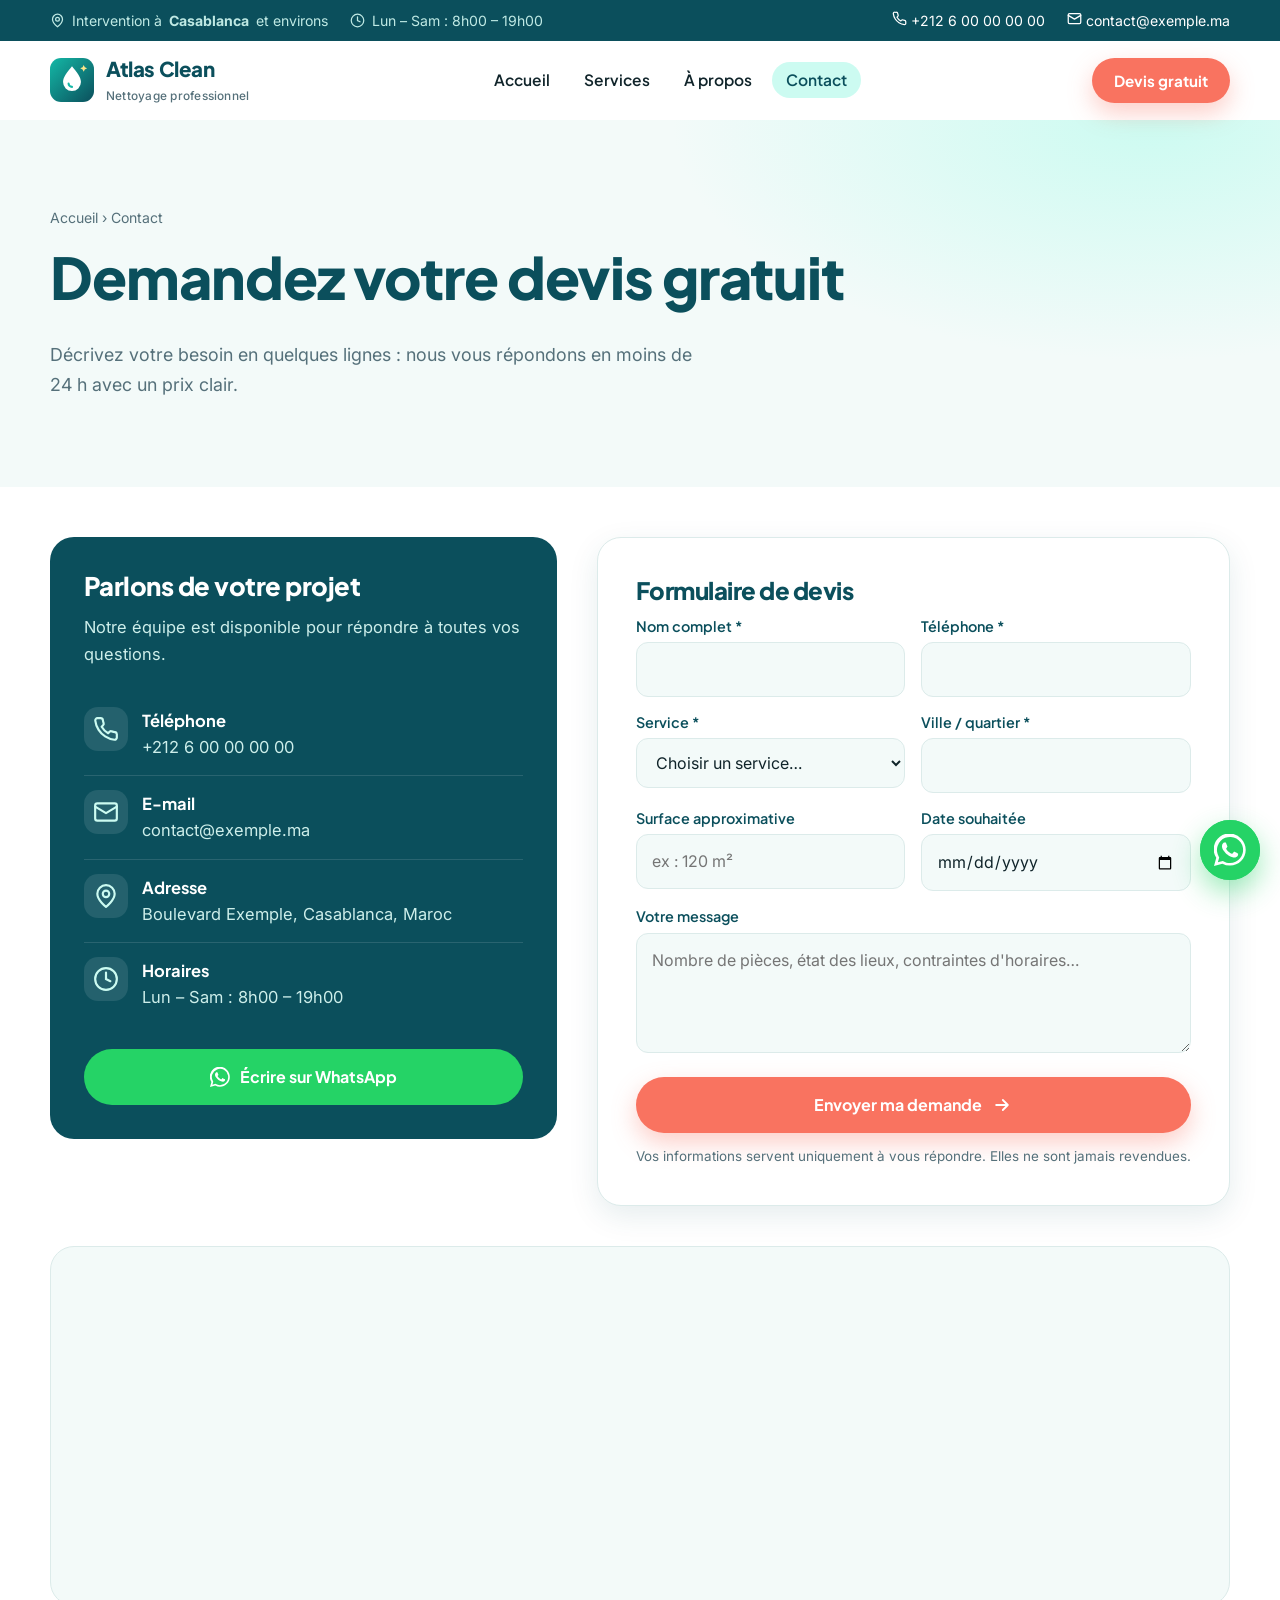
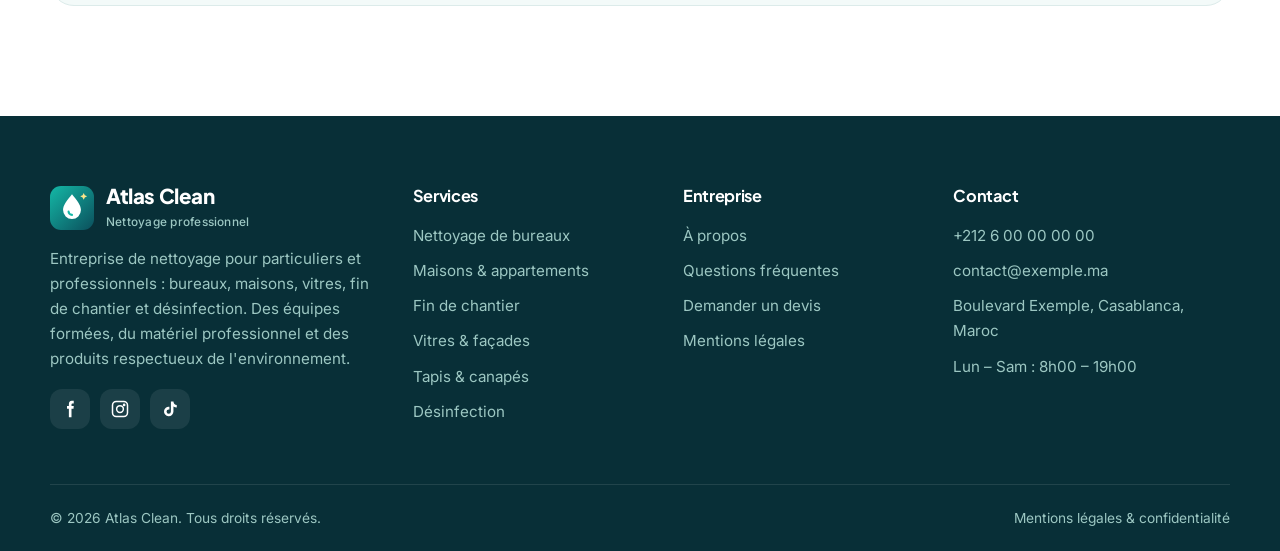
<file: contact.html>
<!doctype html>
<html lang="fr" class="no-js">
<head>
  <meta charset="utf-8">
  <meta name="viewport" content="width=device-width, initial-scale=1">
  <title>Contact &amp; devis gratuit — Atlas Clean</title>
  <meta name="description" content="Demandez votre devis de nettoyage gratuit en 24 h. Appelez-nous, écrivez-nous sur WhatsApp ou remplissez le formulaire.">
  <meta name="theme-color" content="#0b4f5c">
  <meta property="og:type" content="website">
  <meta property="og:locale" content="fr_MA">
  <meta property="og:title" content="Contact &amp; devis gratuit — Atlas Clean">
  <meta property="og:description" content="Demandez votre devis de nettoyage gratuit en 24 h. Appelez-nous, écrivez-nous sur WhatsApp ou remplissez le formulaire.">
  <meta property="og:image" content="assets/img/hero-photo-2.webp">
  <link rel="icon" href="assets/img/logo.svg" type="image/svg+xml">
  <link rel="preconnect" href="https://fonts.googleapis.com">
  <link rel="preconnect" href="https://fonts.gstatic.com" crossorigin>
  <link href="https://fonts.googleapis.com/css2?family=Inter:wght@400;500;600&family=Plus+Jakarta+Sans:wght@600;700;800&display=swap" rel="stylesheet">
  <link rel="stylesheet" href="assets/css/style.css?v=5">
</head>
<body data-page="contact">
<svg width="0" height="0" style="position:absolute" aria-hidden="true">
  <symbol id="i-phone" viewBox="0 0 24 24"><path fill="none" stroke="currentColor" stroke-width="2" stroke-linecap="round" stroke-linejoin="round" d="M22 16.9v3a2 2 0 0 1-2.2 2 19.8 19.8 0 0 1-8.6-3.1 19.5 19.5 0 0 1-6-6A19.8 19.8 0 0 1 2.1 4.2 2 2 0 0 1 4.1 2h3a2 2 0 0 1 2 1.7c.1 1 .4 1.9.7 2.8a2 2 0 0 1-.5 2.1L8 9.9a16 16 0 0 0 6 6l1.3-1.3a2 2 0 0 1 2.1-.4c.9.3 1.8.6 2.8.7a2 2 0 0 1 1.7 2z"/></symbol>
  <symbol id="i-mail" viewBox="0 0 24 24"><g fill="none" stroke="currentColor" stroke-width="2" stroke-linecap="round" stroke-linejoin="round"><rect x="2" y="4" width="20" height="16" rx="2"/><path d="m22 7-10 6L2 7"/></g></symbol>
  <symbol id="i-pin" viewBox="0 0 24 24"><g fill="none" stroke="currentColor" stroke-width="2" stroke-linecap="round" stroke-linejoin="round"><path d="M20 10c0 6-8 12-8 12s-8-6-8-12a8 8 0 0 1 16 0z"/><circle cx="12" cy="10" r="3"/></g></symbol>
  <symbol id="i-clock" viewBox="0 0 24 24"><g fill="none" stroke="currentColor" stroke-width="2" stroke-linecap="round"><circle cx="12" cy="12" r="10"/><path d="M12 6v6l4 2"/></g></symbol>
  <symbol id="i-check" viewBox="0 0 24 24"><g fill="none" stroke="currentColor" stroke-width="2.4" stroke-linecap="round" stroke-linejoin="round"><circle cx="12" cy="12" r="10"/><path d="m8 12 3 3 5-6"/></g></symbol>
  <symbol id="i-arrow" viewBox="0 0 24 24"><path fill="none" stroke="currentColor" stroke-width="2.2" stroke-linecap="round" stroke-linejoin="round" d="M5 12h14m-6-6 6 6-6 6"/></symbol>
  <symbol id="i-shield" viewBox="0 0 24 24"><g fill="none" stroke="currentColor" stroke-width="2" stroke-linecap="round" stroke-linejoin="round"><path d="M12 22s8-4 8-10V5l-8-3-8 3v7c0 6 8 10 8 10z"/><path d="m9 12 2 2 4-4"/></g></symbol>
  <symbol id="i-leaf" viewBox="0 0 24 24"><g fill="none" stroke="currentColor" stroke-width="2" stroke-linecap="round" stroke-linejoin="round"><path d="M11 20A7 7 0 0 1 9.8 6.1C15.5 5 17 4.5 19 2c1 2 2 4.2 2 8 0 5.5-4.8 10-10 10z"/><path d="M2 21c0-3 1.9-5.4 5.1-6"/></g></symbol>
  <symbol id="i-star" viewBox="0 0 24 24"><path fill="currentColor" d="m12 2 3.1 6.3 6.9 1-5 4.9 1.2 6.8L12 17.8 5.8 21l1.2-6.8-5-4.9 6.9-1z"/></symbol>
  <symbol id="i-users" viewBox="0 0 24 24"><g fill="none" stroke="currentColor" stroke-width="2" stroke-linecap="round" stroke-linejoin="round"><path d="M16 21v-2a4 4 0 0 0-4-4H6a4 4 0 0 0-4 4v2"/><circle cx="9" cy="7" r="4"/><path d="M22 21v-2a4 4 0 0 0-3-3.9M16 3.1a4 4 0 0 1 0 7.8"/></g></symbol>
  <symbol id="i-calendar" viewBox="0 0 24 24"><g fill="none" stroke="currentColor" stroke-width="2" stroke-linecap="round"><rect x="3" y="4" width="18" height="18" rx="2"/><path d="M16 2v4M8 2v4M3 10h18"/></g></symbol>
  <symbol id="i-sparkle" viewBox="0 0 24 24"><g fill="none" stroke="currentColor" stroke-width="2" stroke-linejoin="round"><path d="M12 3l1.9 5.1L19 10l-5.1 1.9L12 17l-1.9-5.1L5 10l5.1-1.9z"/><path d="M19 15l.8 2.2L22 18l-2.2.8L19 21l-.8-2.2L16 18l2.2-.8z"/></g></symbol>
  <symbol id="i-award" viewBox="0 0 24 24"><g fill="none" stroke="currentColor" stroke-width="2" stroke-linecap="round" stroke-linejoin="round"><circle cx="12" cy="8" r="6"/><path d="M15.5 13 17 22l-5-3-5 3 1.5-9"/></g></symbol>
  <symbol id="i-tag" viewBox="0 0 24 24"><g fill="none" stroke="currentColor" stroke-width="2" stroke-linecap="round" stroke-linejoin="round"><path d="M20.6 13.4 13.4 20.6a2 2 0 0 1-2.8 0L2 12V2h10l8.6 8.6a2 2 0 0 1 0 2.8z"/><circle cx="7" cy="7" r="1.5"/></g></symbol>
  <symbol id="i-wa" viewBox="0 0 24 24"><path fill="currentColor" d="M17.5 14.4c-.3-.1-1.8-.9-2-1-.3-.1-.5-.1-.7.1-.2.3-.8 1-.9 1.2-.2.2-.3.2-.6.1-.3-.1-1.3-.5-2.4-1.5-.9-.8-1.5-1.8-1.7-2.1-.2-.3 0-.5.1-.6l.4-.5c.2-.2.2-.3.3-.5.1-.2 0-.4 0-.5l-.9-2.2c-.2-.6-.5-.5-.7-.5h-.6c-.2 0-.5.1-.8.4-.3.3-1 1-1 2.5s1.1 2.9 1.2 3.1c.1.2 2.1 3.2 5.1 4.5.7.3 1.3.5 1.7.6.7.2 1.4.2 1.9.1.6-.1 1.8-.7 2-1.4.2-.7.2-1.3.2-1.4-.1-.2-.3-.3-.6-.4zM12 21.8c-1.8 0-3.5-.5-5-1.4l-.4-.2-3.7 1 1-3.6-.2-.4A9.8 9.8 0 1 1 12 21.8zm8.4-18.2A11.8 11.8 0 0 0 1.7 17.9L0 24l6.3-1.7a11.8 11.8 0 0 0 5.7 1.4C18.5 23.7 23.8 18.4 23.8 12c0-3.2-1.2-6.1-3.4-8.4z"/></symbol>
  <symbol id="i-fb" viewBox="0 0 24 24"><path fill="currentColor" d="M14 8V6c0-1 .5-1.5 1.5-1.5H17V1h-2.6C11.6 1 10.5 2.9 10.5 5.6V8H8v3.5h2.5V23H14V11.5h2.7L17 8z"/></symbol>
  <symbol id="i-ig" viewBox="0 0 24 24"><g fill="none" stroke="currentColor" stroke-width="2"><rect x="2" y="2" width="20" height="20" rx="5"/><circle cx="12" cy="12" r="4.5"/><circle cx="17.5" cy="6.5" r=".8" fill="currentColor"/></g></symbol>
  <symbol id="i-tt" viewBox="0 0 24 24"><path fill="currentColor" d="M16.6 2h-3.4v13.4a2.9 2.9 0 1 1-2.9-2.9c.3 0 .6 0 .9.1V9.1a6.3 6.3 0 1 0 5.4 6.3V8.6A8 8 0 0 0 21 10V6.6c-2.4 0-4.4-2-4.4-4.6z"/></symbol>
</svg>

<a class="skip" href="#main">Aller au contenu</a>

<div class="topbar">
  <div class="container">
    <div class="topbar__list">
      <span><svg><use href="#i-pin"/></svg> Intervention à <b data-cfg="city">Casablanca</b> et environs</span>
      <span class="topbar__hours"><svg><use href="#i-clock"/></svg> <span data-cfg="hours">Lun – Sam : 8h00 – 19h00</span></span>
    </div>
    <div class="topbar__list">
      <a href="tel:+212600000000" data-tel><svg><use href="#i-phone"/></svg> <span data-cfg="phoneDisplay">+212 6 00 00 00 00</span></a>
      <a href="mailto:contact@exemple.ma" data-mail><svg><use href="#i-mail"/></svg> <span data-cfg="email">contact@exemple.ma</span></a>
    </div>
  </div>
</div>

<header class="header">
  <div class="container">
    <a class="brand" href="index.html" aria-label="Atlas Clean — accueil">
      <img src="assets/img/logo.svg" alt="" width="44" height="44">
      <span><span class="brand__name" data-cfg="name">Atlas Clean</span><span class="brand__tag">Nettoyage professionnel</span></span>
    </a>
    <nav class="nav" id="nav" aria-label="Menu principal">
      <a href="index.html" data-nav="accueil">Accueil</a>
      <a href="services.html" data-nav="services">Services</a>
      <a href="a-propos.html" data-nav="a-propos">À propos</a>
      <a href="contact.html" data-nav="contact">Contact</a>
    </nav>
    <div class="header__cta">
      <a class="btn btn--primary" href="contact.html">Devis gratuit</a>
      <button class="burger" type="button" aria-label="Ouvrir le menu" aria-expanded="false" aria-controls="nav"><span></span></button>
    </div>
  </div>
</header>

<main id="main">

<section class="page-hero">
  <div class="container">
    <div class="breadcrumb"><a href="index.html">Accueil</a> › Contact</div>
    <h1>Demandez votre devis gratuit</h1>
    <p class="lead">Décrivez votre besoin en quelques lignes : nous vous répondons en moins de 24 h avec un prix clair.</p>
  </div>
</section>

<section class="section" style="padding-top:50px">
  <div class="container contact-grid">
    <aside class="info-card reveal">
      <h2 style="font-size:1.6rem">Parlons de votre projet</h2>
      <p>Notre équipe est disponible pour répondre à toutes vos questions.</p>
      <ul class="info-list">
        <li><span class="trust__ico"><svg><use href="#i-phone"/></svg></span><div><strong>Téléphone</strong><a href="tel:+212600000000" data-tel data-cfg="phoneDisplay">+212 6 00 00 00 00</a></div></li>
        <li><span class="trust__ico"><svg><use href="#i-mail"/></svg></span><div><strong>E-mail</strong><a href="mailto:contact@exemple.ma" data-mail data-cfg="email">contact@exemple.ma</a></div></li>
        <li><span class="trust__ico"><svg><use href="#i-pin"/></svg></span><div><strong>Adresse</strong><span data-cfg="address">Boulevard Exemple, Casablanca, Maroc</span></div></li>
        <li><span class="trust__ico"><svg><use href="#i-clock"/></svg></span><div><strong>Horaires</strong><span data-cfg="hours">Lun – Sam : 8h00 – 19h00</span></div></li>
      </ul>
      <a class="btn btn--wa btn--block" href="#devis-form" data-wa data-fallback="#devis-form"><svg><use href="#i-wa"/></svg> Écrire sur WhatsApp</a>
    </aside>

    <form class="form reveal" id="devis-form" novalidate>
      <h2 style="font-size:1.5rem">Formulaire de devis</h2>
      <div class="form__row">
        <div class="field"><label for="nom">Nom complet *</label><input id="nom" name="nom" autocomplete="name" required><span class="err">Merci d'indiquer votre nom.</span></div>
        <div class="field"><label for="tel">Téléphone *</label><input id="tel" name="tel" type="tel" autocomplete="tel" inputmode="tel" required><span class="err">Numéro de téléphone invalide.</span></div>
      </div>
      <div class="form__row">
        <div class="field"><label for="service">Service *</label>
          <select id="service" name="service" required>
            <option value="">Choisir un service…</option>
            <option>Bureaux / locaux professionnels</option>
            <option>Maison / appartement</option>
            <option>Abonnement régulier</option>
            <option>Fin de chantier</option>
            <option>Vitres / façades</option>
            <option>Tapis / canapés</option>
            <option>Désinfection</option>
            <option>Autre</option>
          </select><span class="err">Merci de choisir un service.</span></div>
        <div class="field"><label for="ville">Ville / quartier *</label><input id="ville" name="ville" required><span class="err">Merci d'indiquer le lieu.</span></div>
      </div>
      <div class="form__row">
        <div class="field"><label for="surface">Surface approximative</label><input id="surface" name="surface" placeholder="ex : 120 m²"></div>
        <div class="field"><label for="date">Date souhaitée</label><input id="date" name="date" type="date"></div>
      </div>
      <div class="field"><label for="message">Votre message</label><textarea id="message" name="message" placeholder="Nombre de pièces, état des lieux, contraintes d'horaires…"></textarea></div>
      <button class="btn btn--primary btn--block" type="submit">Envoyer ma demande <svg><use href="#i-arrow"/></svg></button>
      <p class="form__note">Vos informations servent uniquement à vous répondre. Elles ne sont jamais revendues.</p>
      <div class="form__ok" id="form-ok" role="status"></div>
    </form>
  </div>

  <div class="container">
    <div class="map reveal"><iframe data-map src="about:blank" title="Carte de localisation" loading="lazy" referrerpolicy="no-referrer-when-downgrade"></iframe></div>
  </div>
</section>

</main>

<footer class="footer">
  <div class="container">
    <div class="footer__grid">
      <div>
        <a class="brand" href="index.html">
          <img src="assets/img/logo.svg" alt="" width="44" height="44">
          <span><span class="brand__name" data-cfg="name">Atlas Clean</span><span class="brand__tag">Nettoyage professionnel</span></span>
        </a>
        <p>Entreprise de nettoyage pour particuliers et professionnels : bureaux, maisons, vitres, fin de chantier et désinfection. Des équipes formées, du matériel professionnel et des produits respectueux de l'environnement.</p>
        <div class="socials">
          <a href="#" data-social="facebook" aria-label="Facebook"><svg><use href="#i-fb"/></svg></a>
          <a href="#" data-social="instagram" aria-label="Instagram"><svg><use href="#i-ig"/></svg></a>
          <a href="#" data-social="tiktok" aria-label="TikTok"><svg><use href="#i-tt"/></svg></a>
        </div>
      </div>
      <div>
        <h4>Services</h4>
        <ul>
          <li><a href="services.html#bureaux">Nettoyage de bureaux</a></li>
          <li><a href="services.html#residentiel">Maisons &amp; appartements</a></li>
          <li><a href="services.html#apres-travaux">Fin de chantier</a></li>
          <li><a href="services.html#vitres">Vitres &amp; façades</a></li>
          <li><a href="services.html#tapis">Tapis &amp; canapés</a></li>
          <li><a href="services.html#desinfection">Désinfection</a></li>
        </ul>
      </div>
      <div>
        <h4>Entreprise</h4>
        <ul>
          <li><a href="a-propos.html">À propos</a></li>
          <li><a href="index.html#faq">Questions fréquentes</a></li>
          <li><a href="contact.html">Demander un devis</a></li>
          <li><a href="mentions-legales.html">Mentions légales</a></li>
        </ul>
      </div>
      <div>
        <h4>Contact</h4>
        <ul>
          <li><a href="tel:+212600000000" data-tel data-cfg="phoneDisplay">+212 6 00 00 00 00</a></li>
          <li><a href="mailto:contact@exemple.ma" data-mail data-cfg="email">contact@exemple.ma</a></li>
          <li data-cfg="address">Boulevard Exemple, Casablanca, Maroc</li>
          <li data-cfg="hours">Lun – Sam : 8h00 – 19h00</li>
        </ul>
      </div>
    </div>
    <div class="footer__bottom">
      <span>© <span data-year>2026</span> <span data-cfg="name">Atlas Clean</span>. Tous droits réservés.</span>
      <span><a href="mentions-legales.html">Mentions légales &amp; confidentialité</a></span>
    </div>
  </div>
</footer>

<a class="wa-float" href="contact.html" data-wa data-fallback="contact.html" aria-label="Nous écrire sur WhatsApp"><svg><use href="#i-wa"/></svg></a>

<script src="assets/js/config.js?v=2"></script>
<script src="assets/js/main.js?v=2"></script>
</body>
</html>
</file>
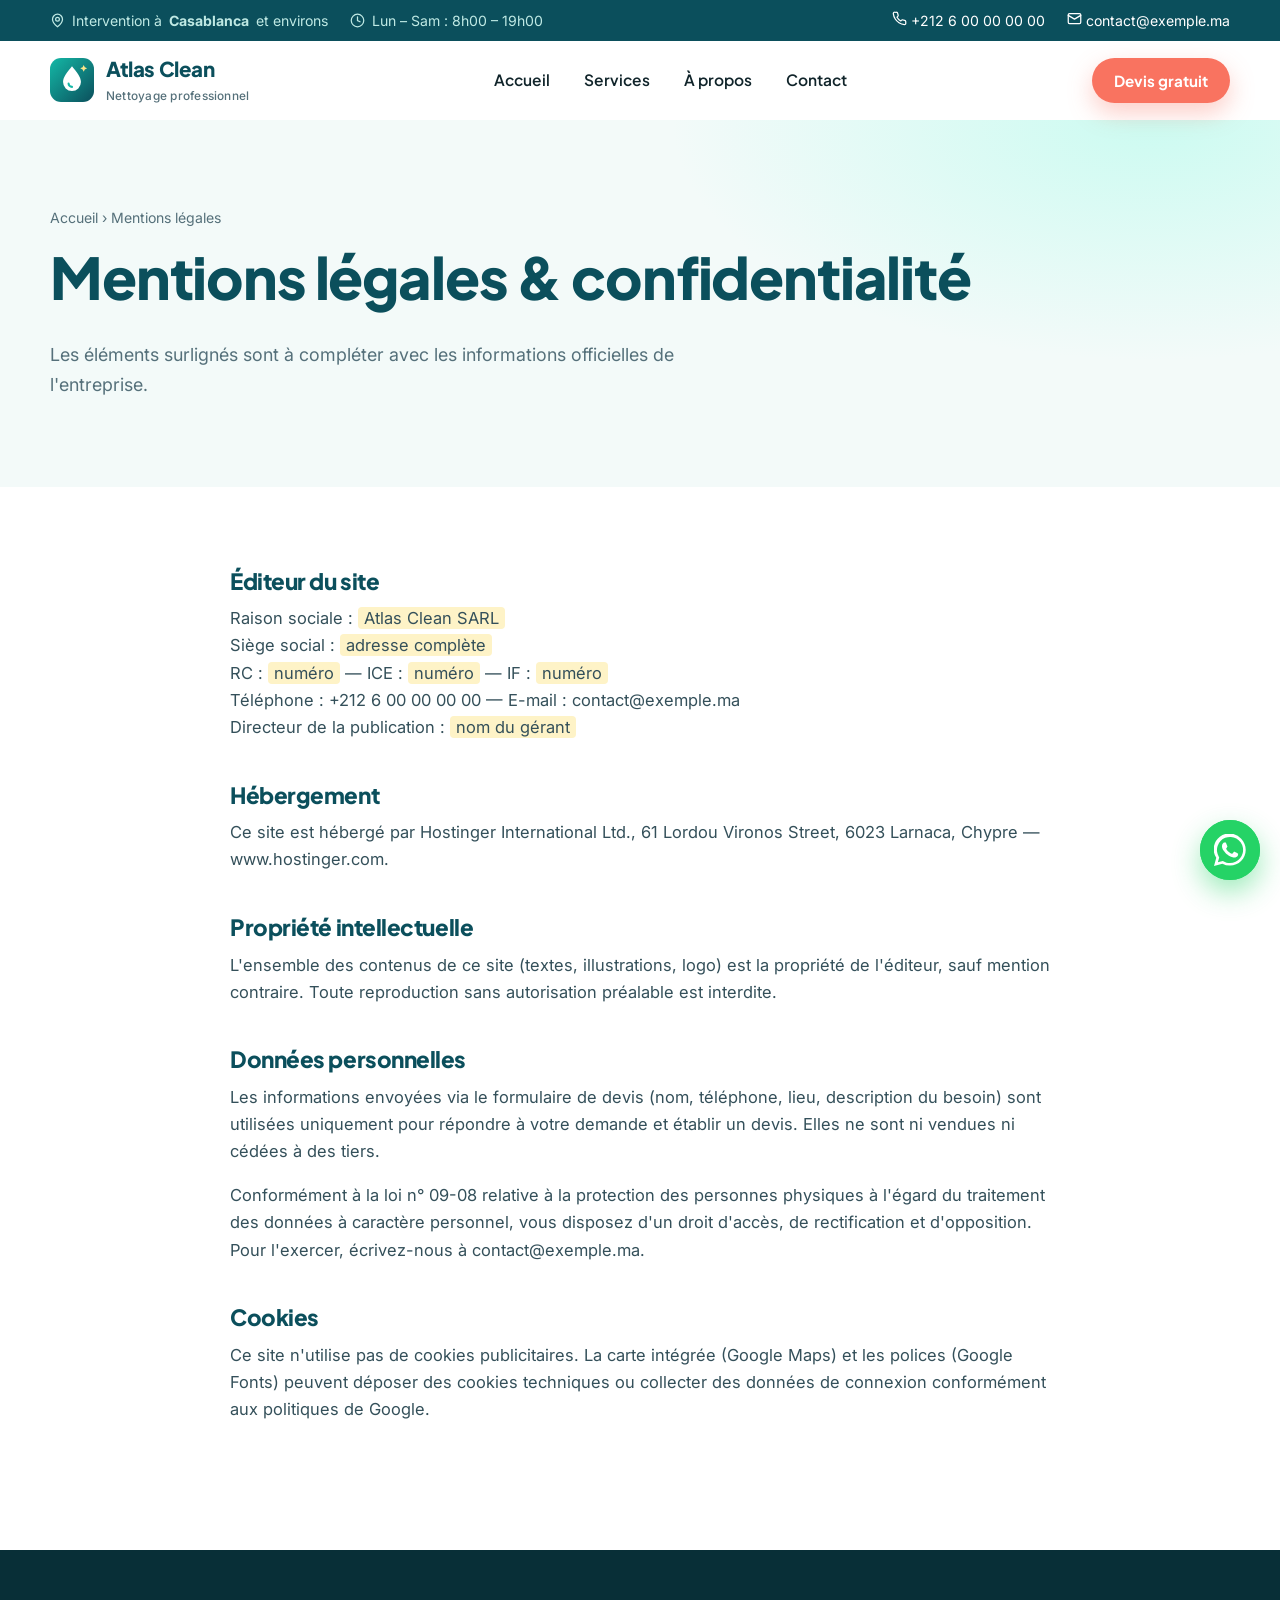
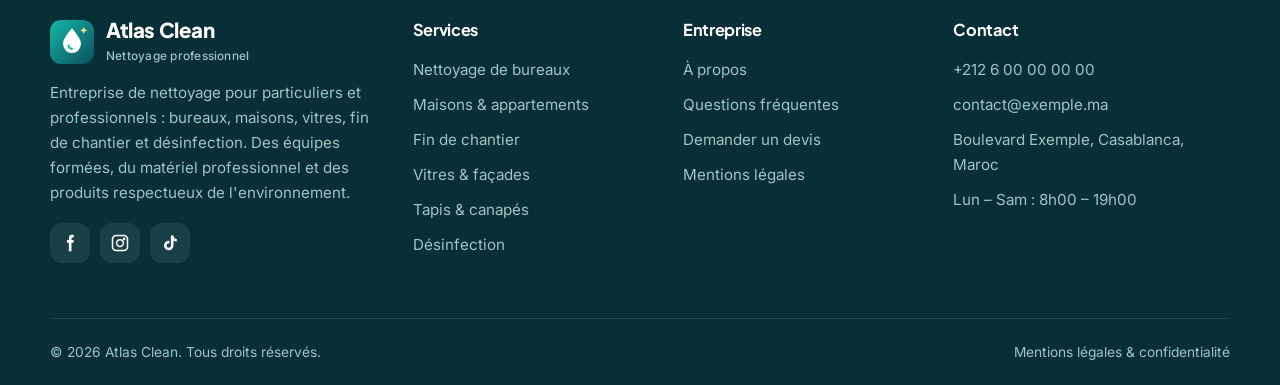
<file: mentions-legales.html>
<!doctype html>
<html lang="fr" class="no-js">
<head>
  <meta charset="utf-8">
  <meta name="viewport" content="width=device-width, initial-scale=1">
  <title>Mentions légales &amp; confidentialité — Atlas Clean</title>
  <meta name="description" content="Mentions légales et politique de confidentialité du site Atlas Clean.">
  <meta name="theme-color" content="#0b4f5c">
  <meta property="og:type" content="website">
  <meta property="og:locale" content="fr_MA">
  <meta property="og:title" content="Mentions légales &amp; confidentialité — Atlas Clean">
  <meta property="og:description" content="Mentions légales et politique de confidentialité du site Atlas Clean.">
  <meta property="og:image" content="assets/img/hero-photo-2.webp">
  <link rel="icon" href="assets/img/logo.svg" type="image/svg+xml">
  <link rel="preconnect" href="https://fonts.googleapis.com">
  <link rel="preconnect" href="https://fonts.gstatic.com" crossorigin>
  <link href="https://fonts.googleapis.com/css2?family=Inter:wght@400;500;600&family=Plus+Jakarta+Sans:wght@600;700;800&display=swap" rel="stylesheet">
  <link rel="stylesheet" href="assets/css/style.css?v=5">
</head>
<body data-page="legal">
<svg width="0" height="0" style="position:absolute" aria-hidden="true">
  <symbol id="i-phone" viewBox="0 0 24 24"><path fill="none" stroke="currentColor" stroke-width="2" stroke-linecap="round" stroke-linejoin="round" d="M22 16.9v3a2 2 0 0 1-2.2 2 19.8 19.8 0 0 1-8.6-3.1 19.5 19.5 0 0 1-6-6A19.8 19.8 0 0 1 2.1 4.2 2 2 0 0 1 4.1 2h3a2 2 0 0 1 2 1.7c.1 1 .4 1.9.7 2.8a2 2 0 0 1-.5 2.1L8 9.9a16 16 0 0 0 6 6l1.3-1.3a2 2 0 0 1 2.1-.4c.9.3 1.8.6 2.8.7a2 2 0 0 1 1.7 2z"/></symbol>
  <symbol id="i-mail" viewBox="0 0 24 24"><g fill="none" stroke="currentColor" stroke-width="2" stroke-linecap="round" stroke-linejoin="round"><rect x="2" y="4" width="20" height="16" rx="2"/><path d="m22 7-10 6L2 7"/></g></symbol>
  <symbol id="i-pin" viewBox="0 0 24 24"><g fill="none" stroke="currentColor" stroke-width="2" stroke-linecap="round" stroke-linejoin="round"><path d="M20 10c0 6-8 12-8 12s-8-6-8-12a8 8 0 0 1 16 0z"/><circle cx="12" cy="10" r="3"/></g></symbol>
  <symbol id="i-clock" viewBox="0 0 24 24"><g fill="none" stroke="currentColor" stroke-width="2" stroke-linecap="round"><circle cx="12" cy="12" r="10"/><path d="M12 6v6l4 2"/></g></symbol>
  <symbol id="i-check" viewBox="0 0 24 24"><g fill="none" stroke="currentColor" stroke-width="2.4" stroke-linecap="round" stroke-linejoin="round"><circle cx="12" cy="12" r="10"/><path d="m8 12 3 3 5-6"/></g></symbol>
  <symbol id="i-arrow" viewBox="0 0 24 24"><path fill="none" stroke="currentColor" stroke-width="2.2" stroke-linecap="round" stroke-linejoin="round" d="M5 12h14m-6-6 6 6-6 6"/></symbol>
  <symbol id="i-shield" viewBox="0 0 24 24"><g fill="none" stroke="currentColor" stroke-width="2" stroke-linecap="round" stroke-linejoin="round"><path d="M12 22s8-4 8-10V5l-8-3-8 3v7c0 6 8 10 8 10z"/><path d="m9 12 2 2 4-4"/></g></symbol>
  <symbol id="i-leaf" viewBox="0 0 24 24"><g fill="none" stroke="currentColor" stroke-width="2" stroke-linecap="round" stroke-linejoin="round"><path d="M11 20A7 7 0 0 1 9.8 6.1C15.5 5 17 4.5 19 2c1 2 2 4.2 2 8 0 5.5-4.8 10-10 10z"/><path d="M2 21c0-3 1.9-5.4 5.1-6"/></g></symbol>
  <symbol id="i-star" viewBox="0 0 24 24"><path fill="currentColor" d="m12 2 3.1 6.3 6.9 1-5 4.9 1.2 6.8L12 17.8 5.8 21l1.2-6.8-5-4.9 6.9-1z"/></symbol>
  <symbol id="i-users" viewBox="0 0 24 24"><g fill="none" stroke="currentColor" stroke-width="2" stroke-linecap="round" stroke-linejoin="round"><path d="M16 21v-2a4 4 0 0 0-4-4H6a4 4 0 0 0-4 4v2"/><circle cx="9" cy="7" r="4"/><path d="M22 21v-2a4 4 0 0 0-3-3.9M16 3.1a4 4 0 0 1 0 7.8"/></g></symbol>
  <symbol id="i-calendar" viewBox="0 0 24 24"><g fill="none" stroke="currentColor" stroke-width="2" stroke-linecap="round"><rect x="3" y="4" width="18" height="18" rx="2"/><path d="M16 2v4M8 2v4M3 10h18"/></g></symbol>
  <symbol id="i-sparkle" viewBox="0 0 24 24"><g fill="none" stroke="currentColor" stroke-width="2" stroke-linejoin="round"><path d="M12 3l1.9 5.1L19 10l-5.1 1.9L12 17l-1.9-5.1L5 10l5.1-1.9z"/><path d="M19 15l.8 2.2L22 18l-2.2.8L19 21l-.8-2.2L16 18l2.2-.8z"/></g></symbol>
  <symbol id="i-award" viewBox="0 0 24 24"><g fill="none" stroke="currentColor" stroke-width="2" stroke-linecap="round" stroke-linejoin="round"><circle cx="12" cy="8" r="6"/><path d="M15.5 13 17 22l-5-3-5 3 1.5-9"/></g></symbol>
  <symbol id="i-tag" viewBox="0 0 24 24"><g fill="none" stroke="currentColor" stroke-width="2" stroke-linecap="round" stroke-linejoin="round"><path d="M20.6 13.4 13.4 20.6a2 2 0 0 1-2.8 0L2 12V2h10l8.6 8.6a2 2 0 0 1 0 2.8z"/><circle cx="7" cy="7" r="1.5"/></g></symbol>
  <symbol id="i-wa" viewBox="0 0 24 24"><path fill="currentColor" d="M17.5 14.4c-.3-.1-1.8-.9-2-1-.3-.1-.5-.1-.7.1-.2.3-.8 1-.9 1.2-.2.2-.3.2-.6.1-.3-.1-1.3-.5-2.4-1.5-.9-.8-1.5-1.8-1.7-2.1-.2-.3 0-.5.1-.6l.4-.5c.2-.2.2-.3.3-.5.1-.2 0-.4 0-.5l-.9-2.2c-.2-.6-.5-.5-.7-.5h-.6c-.2 0-.5.1-.8.4-.3.3-1 1-1 2.5s1.1 2.9 1.2 3.1c.1.2 2.1 3.2 5.1 4.5.7.3 1.3.5 1.7.6.7.2 1.4.2 1.9.1.6-.1 1.8-.7 2-1.4.2-.7.2-1.3.2-1.4-.1-.2-.3-.3-.6-.4zM12 21.8c-1.8 0-3.5-.5-5-1.4l-.4-.2-3.7 1 1-3.6-.2-.4A9.8 9.8 0 1 1 12 21.8zm8.4-18.2A11.8 11.8 0 0 0 1.7 17.9L0 24l6.3-1.7a11.8 11.8 0 0 0 5.7 1.4C18.5 23.7 23.8 18.4 23.8 12c0-3.2-1.2-6.1-3.4-8.4z"/></symbol>
  <symbol id="i-fb" viewBox="0 0 24 24"><path fill="currentColor" d="M14 8V6c0-1 .5-1.5 1.5-1.5H17V1h-2.6C11.6 1 10.5 2.9 10.5 5.6V8H8v3.5h2.5V23H14V11.5h2.7L17 8z"/></symbol>
  <symbol id="i-ig" viewBox="0 0 24 24"><g fill="none" stroke="currentColor" stroke-width="2"><rect x="2" y="2" width="20" height="20" rx="5"/><circle cx="12" cy="12" r="4.5"/><circle cx="17.5" cy="6.5" r=".8" fill="currentColor"/></g></symbol>
  <symbol id="i-tt" viewBox="0 0 24 24"><path fill="currentColor" d="M16.6 2h-3.4v13.4a2.9 2.9 0 1 1-2.9-2.9c.3 0 .6 0 .9.1V9.1a6.3 6.3 0 1 0 5.4 6.3V8.6A8 8 0 0 0 21 10V6.6c-2.4 0-4.4-2-4.4-4.6z"/></symbol>
</svg>

<a class="skip" href="#main">Aller au contenu</a>

<div class="topbar">
  <div class="container">
    <div class="topbar__list">
      <span><svg><use href="#i-pin"/></svg> Intervention à <b data-cfg="city">Casablanca</b> et environs</span>
      <span class="topbar__hours"><svg><use href="#i-clock"/></svg> <span data-cfg="hours">Lun – Sam : 8h00 – 19h00</span></span>
    </div>
    <div class="topbar__list">
      <a href="tel:+212600000000" data-tel><svg><use href="#i-phone"/></svg> <span data-cfg="phoneDisplay">+212 6 00 00 00 00</span></a>
      <a href="mailto:contact@exemple.ma" data-mail><svg><use href="#i-mail"/></svg> <span data-cfg="email">contact@exemple.ma</span></a>
    </div>
  </div>
</div>

<header class="header">
  <div class="container">
    <a class="brand" href="index.html" aria-label="Atlas Clean — accueil">
      <img src="assets/img/logo.svg" alt="" width="44" height="44">
      <span><span class="brand__name" data-cfg="name">Atlas Clean</span><span class="brand__tag">Nettoyage professionnel</span></span>
    </a>
    <nav class="nav" id="nav" aria-label="Menu principal">
      <a href="index.html" data-nav="accueil">Accueil</a>
      <a href="services.html" data-nav="services">Services</a>
      <a href="a-propos.html" data-nav="a-propos">À propos</a>
      <a href="contact.html" data-nav="contact">Contact</a>
    </nav>
    <div class="header__cta">
      <a class="btn btn--primary" href="contact.html">Devis gratuit</a>
      <button class="burger" type="button" aria-label="Ouvrir le menu" aria-expanded="false" aria-controls="nav"><span></span></button>
    </div>
  </div>
</header>

<main id="main">

<section class="page-hero">
  <div class="container">
    <div class="breadcrumb"><a href="index.html">Accueil</a> › Mentions légales</div>
    <h1>Mentions légales &amp; confidentialité</h1>
    <p class="lead">Les éléments surlignés sont à compléter avec les informations officielles de l'entreprise.</p>
  </div>
</section>

<section class="section" style="padding-top:40px">
  <div class="container prose">
    <h2>Éditeur du site</h2>
    <p>Raison sociale : <span class="placeholder">Atlas Clean SARL</span><br>
    Siège social : <span class="placeholder">adresse complète</span><br>
    RC : <span class="placeholder">numéro</span> — ICE : <span class="placeholder">numéro</span> — IF : <span class="placeholder">numéro</span><br>
    Téléphone : <span data-cfg="phoneDisplay">+212 6 00 00 00 00</span> — E-mail : <span data-cfg="email">contact@exemple.ma</span><br>
    Directeur de la publication : <span class="placeholder">nom du gérant</span></p>

    <h2>Hébergement</h2>
    <p>Ce site est hébergé par Hostinger International Ltd., 61 Lordou Vironos Street, 6023 Larnaca, Chypre — www.hostinger.com.</p>

    <h2>Propriété intellectuelle</h2>
    <p>L'ensemble des contenus de ce site (textes, illustrations, logo) est la propriété de l'éditeur, sauf mention contraire. Toute reproduction sans autorisation préalable est interdite.</p>

    <h2>Données personnelles</h2>
    <p>Les informations envoyées via le formulaire de devis (nom, téléphone, lieu, description du besoin) sont utilisées uniquement pour répondre à votre demande et établir un devis. Elles ne sont ni vendues ni cédées à des tiers.</p>
    <p>Conformément à la loi n° 09-08 relative à la protection des personnes physiques à l'égard du traitement des données à caractère personnel, vous disposez d'un droit d'accès, de rectification et d'opposition. Pour l'exercer, écrivez-nous à <span data-cfg="email">contact@exemple.ma</span>.</p>

    <h2>Cookies</h2>
    <p>Ce site n'utilise pas de cookies publicitaires. La carte intégrée (Google Maps) et les polices (Google Fonts) peuvent déposer des cookies techniques ou collecter des données de connexion conformément aux politiques de Google.</p>
  </div>
</section>

</main>

<footer class="footer">
  <div class="container">
    <div class="footer__grid">
      <div>
        <a class="brand" href="index.html">
          <img src="assets/img/logo.svg" alt="" width="44" height="44">
          <span><span class="brand__name" data-cfg="name">Atlas Clean</span><span class="brand__tag">Nettoyage professionnel</span></span>
        </a>
        <p>Entreprise de nettoyage pour particuliers et professionnels : bureaux, maisons, vitres, fin de chantier et désinfection. Des équipes formées, du matériel professionnel et des produits respectueux de l'environnement.</p>
        <div class="socials">
          <a href="#" data-social="facebook" aria-label="Facebook"><svg><use href="#i-fb"/></svg></a>
          <a href="#" data-social="instagram" aria-label="Instagram"><svg><use href="#i-ig"/></svg></a>
          <a href="#" data-social="tiktok" aria-label="TikTok"><svg><use href="#i-tt"/></svg></a>
        </div>
      </div>
      <div>
        <h4>Services</h4>
        <ul>
          <li><a href="services.html#bureaux">Nettoyage de bureaux</a></li>
          <li><a href="services.html#residentiel">Maisons &amp; appartements</a></li>
          <li><a href="services.html#apres-travaux">Fin de chantier</a></li>
          <li><a href="services.html#vitres">Vitres &amp; façades</a></li>
          <li><a href="services.html#tapis">Tapis &amp; canapés</a></li>
          <li><a href="services.html#desinfection">Désinfection</a></li>
        </ul>
      </div>
      <div>
        <h4>Entreprise</h4>
        <ul>
          <li><a href="a-propos.html">À propos</a></li>
          <li><a href="index.html#faq">Questions fréquentes</a></li>
          <li><a href="contact.html">Demander un devis</a></li>
          <li><a href="mentions-legales.html">Mentions légales</a></li>
        </ul>
      </div>
      <div>
        <h4>Contact</h4>
        <ul>
          <li><a href="tel:+212600000000" data-tel data-cfg="phoneDisplay">+212 6 00 00 00 00</a></li>
          <li><a href="mailto:contact@exemple.ma" data-mail data-cfg="email">contact@exemple.ma</a></li>
          <li data-cfg="address">Boulevard Exemple, Casablanca, Maroc</li>
          <li data-cfg="hours">Lun – Sam : 8h00 – 19h00</li>
        </ul>
      </div>
    </div>
    <div class="footer__bottom">
      <span>© <span data-year>2026</span> <span data-cfg="name">Atlas Clean</span>. Tous droits réservés.</span>
      <span><a href="mentions-legales.html">Mentions légales &amp; confidentialité</a></span>
    </div>
  </div>
</footer>

<a class="wa-float" href="contact.html" data-wa data-fallback="contact.html" aria-label="Nous écrire sur WhatsApp"><svg><use href="#i-wa"/></svg></a>

<script src="assets/js/config.js?v=2"></script>
<script src="assets/js/main.js?v=2"></script>
</body>
</html>
</file>
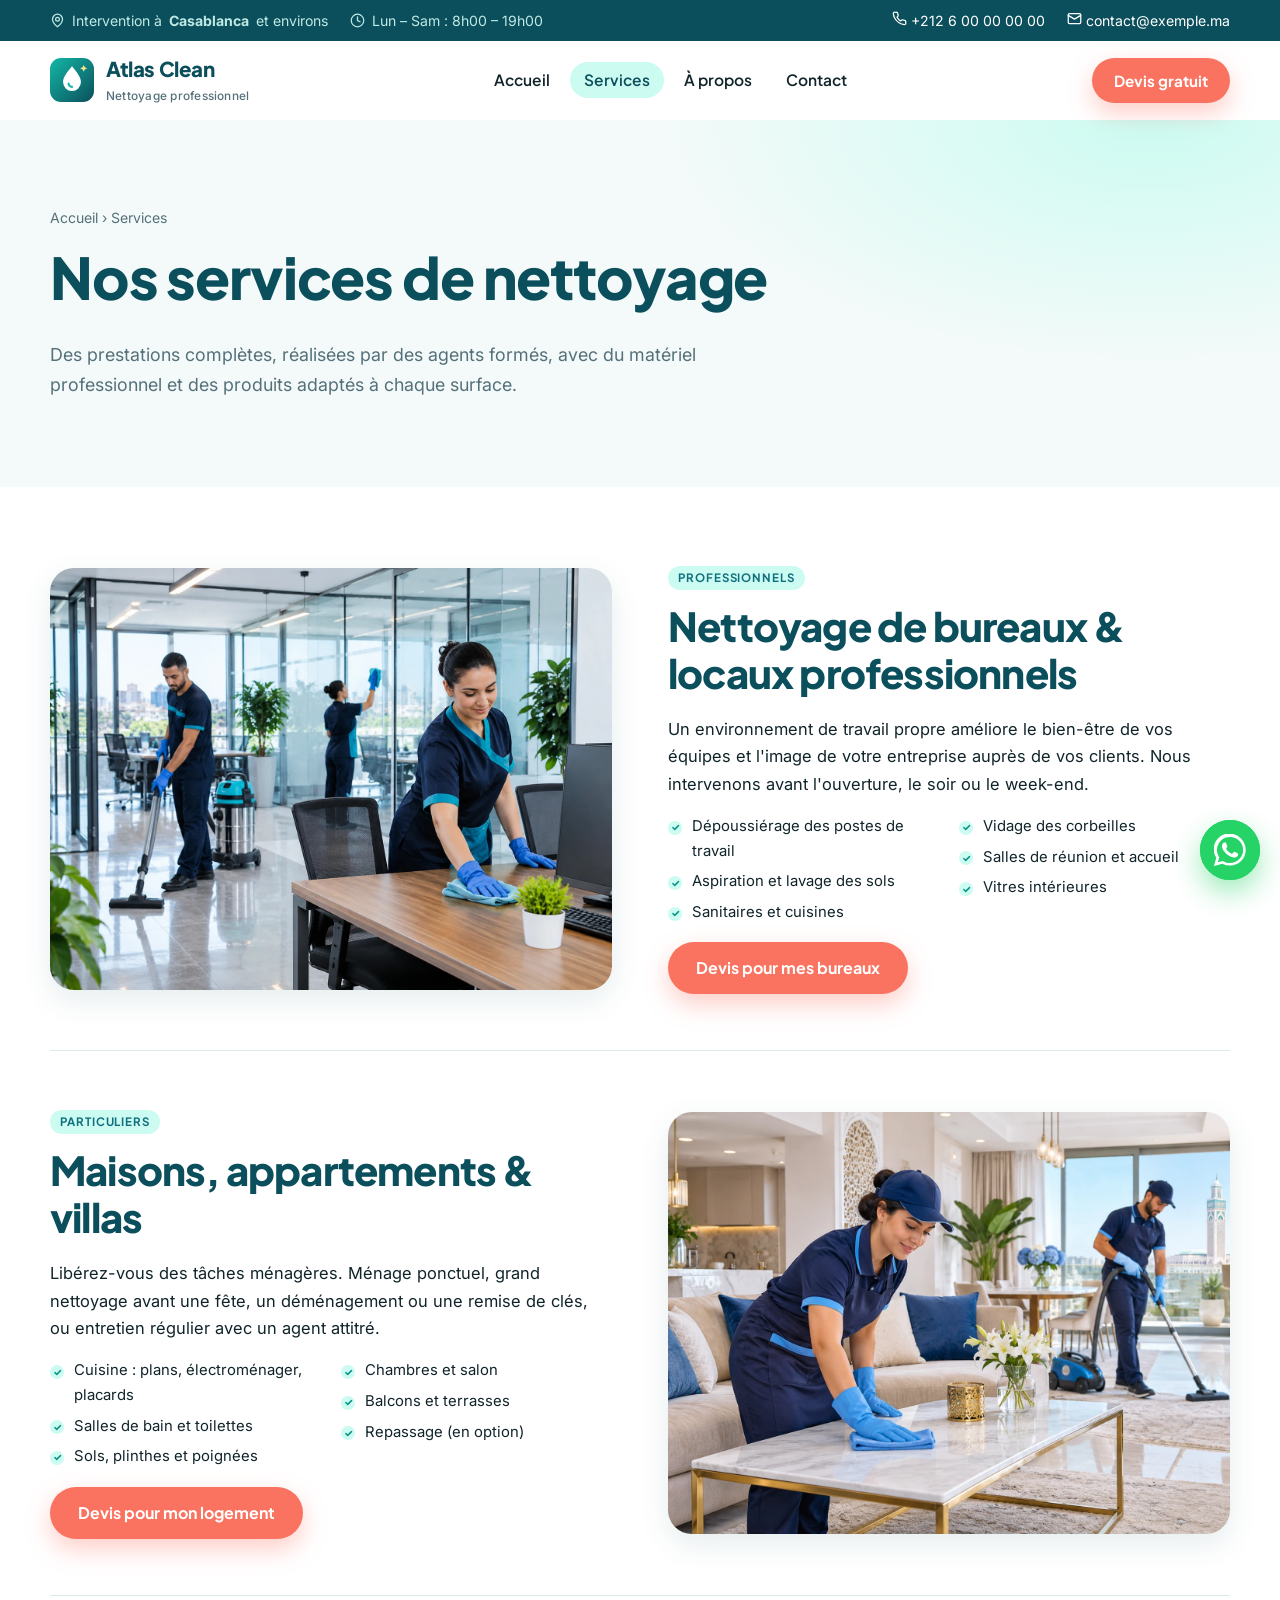
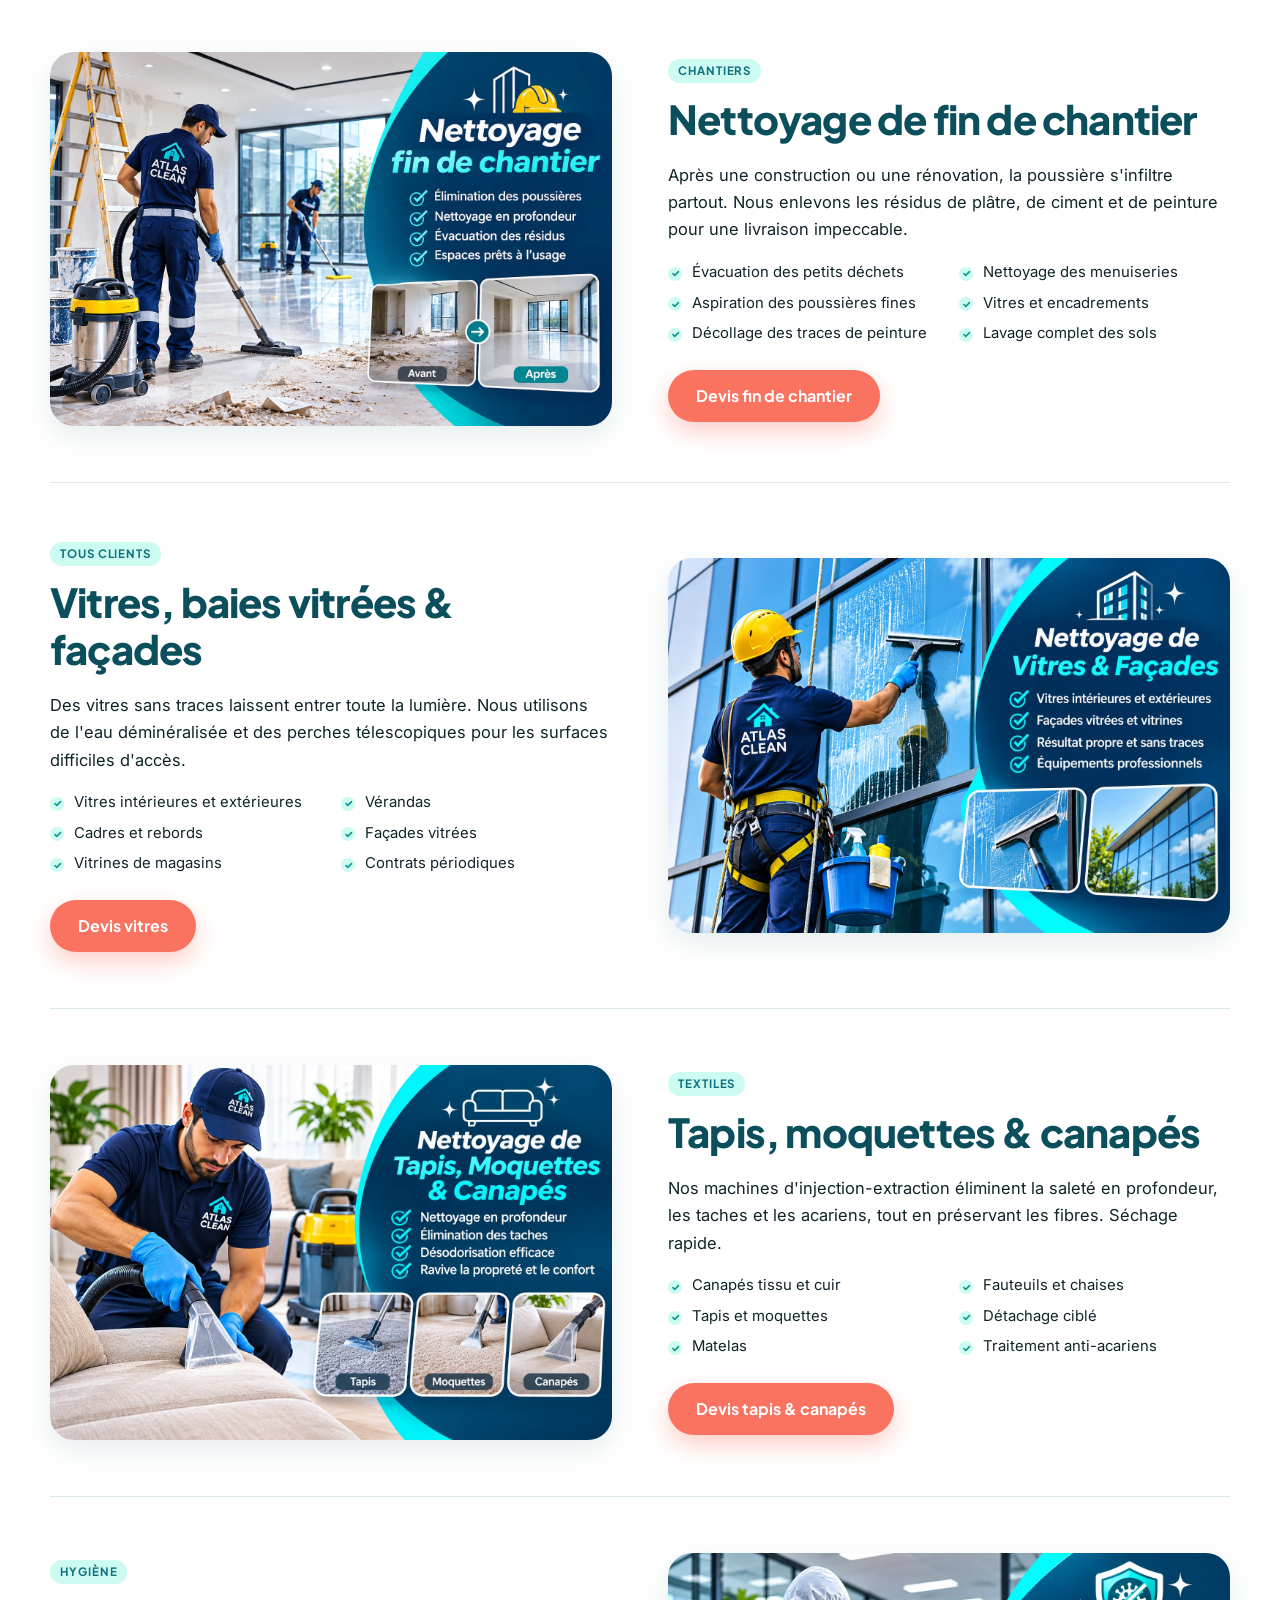
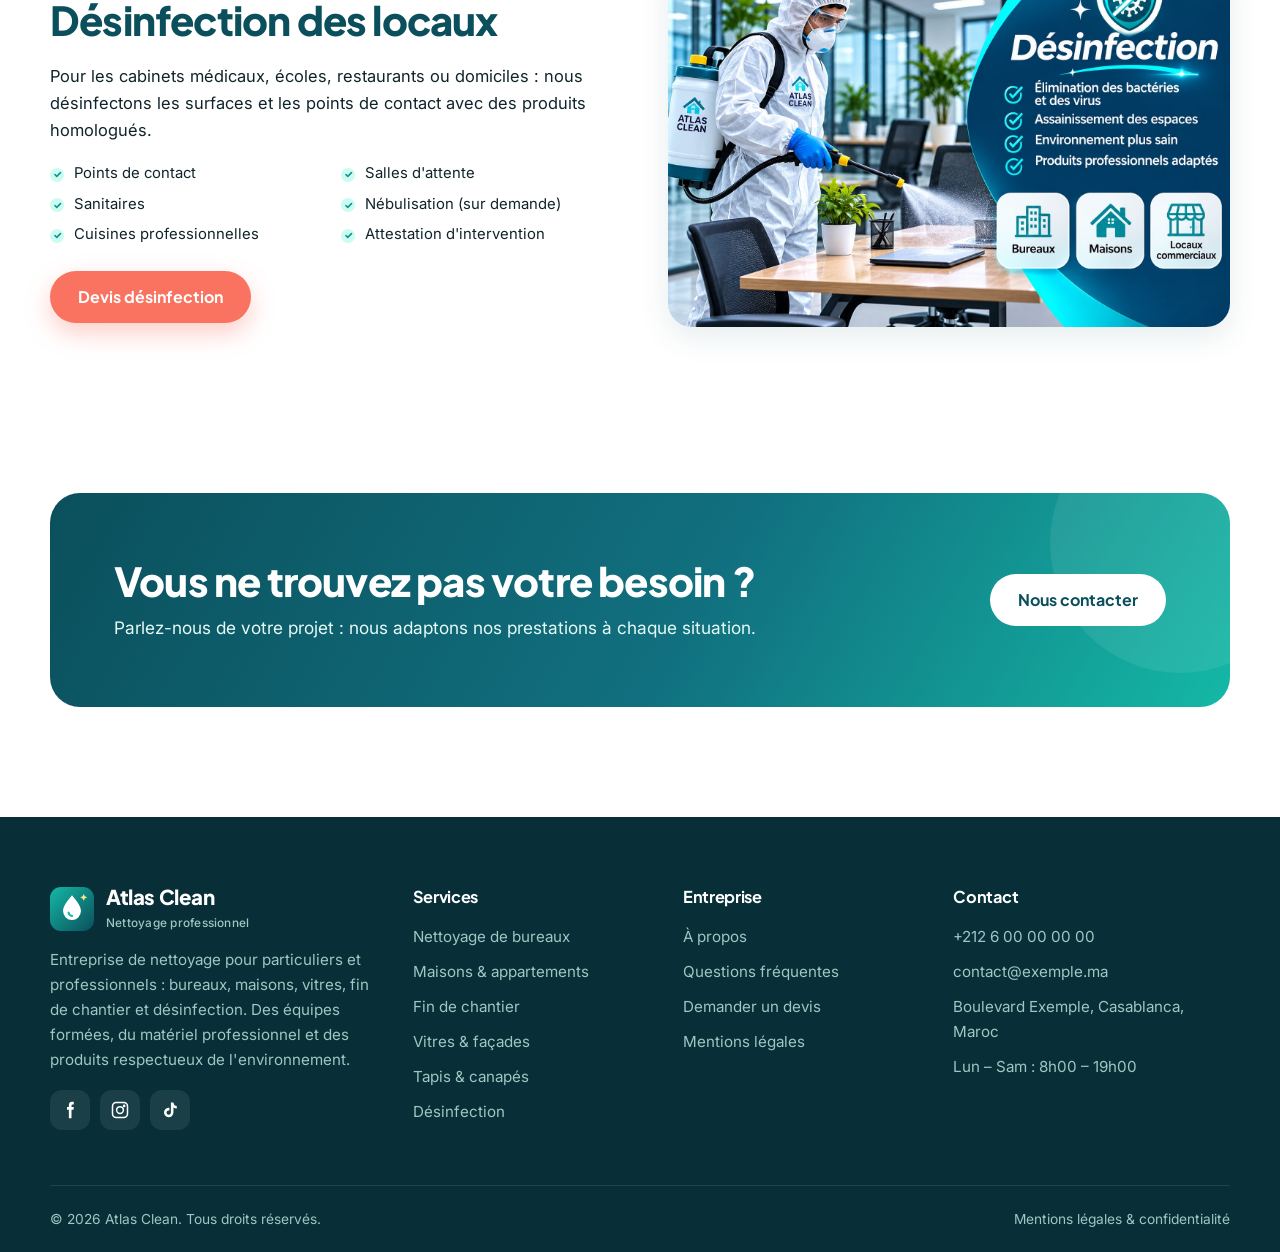
<file: services.html>
<!doctype html>
<html lang="fr" class="no-js">
<head>
  <meta charset="utf-8">
  <meta name="viewport" content="width=device-width, initial-scale=1">
  <title>Nos services de nettoyage — Atlas Clean</title>
  <meta name="description" content="Bureaux, maisons, fin de chantier, vitres, tapis et canapés, désinfection : découvrez tous nos services de nettoyage professionnel à Casablanca.">
  <meta name="theme-color" content="#0b4f5c">
  <meta property="og:type" content="website">
  <meta property="og:locale" content="fr_MA">
  <meta property="og:title" content="Nos services de nettoyage — Atlas Clean">
  <meta property="og:description" content="Bureaux, maisons, fin de chantier, vitres, tapis et canapés, désinfection : découvrez tous nos services de nettoyage professionnel à Casablanca.">
  <meta property="og:image" content="assets/img/hero-photo-2.webp">
  <link rel="icon" href="assets/img/logo.svg" type="image/svg+xml">
  <link rel="preconnect" href="https://fonts.googleapis.com">
  <link rel="preconnect" href="https://fonts.gstatic.com" crossorigin>
  <link href="https://fonts.googleapis.com/css2?family=Inter:wght@400;500;600&family=Plus+Jakarta+Sans:wght@600;700;800&display=swap" rel="stylesheet">
  <link rel="stylesheet" href="assets/css/style.css?v=5">
</head>
<body data-page="services">
<svg width="0" height="0" style="position:absolute" aria-hidden="true">
  <symbol id="i-phone" viewBox="0 0 24 24"><path fill="none" stroke="currentColor" stroke-width="2" stroke-linecap="round" stroke-linejoin="round" d="M22 16.9v3a2 2 0 0 1-2.2 2 19.8 19.8 0 0 1-8.6-3.1 19.5 19.5 0 0 1-6-6A19.8 19.8 0 0 1 2.1 4.2 2 2 0 0 1 4.1 2h3a2 2 0 0 1 2 1.7c.1 1 .4 1.9.7 2.8a2 2 0 0 1-.5 2.1L8 9.9a16 16 0 0 0 6 6l1.3-1.3a2 2 0 0 1 2.1-.4c.9.3 1.8.6 2.8.7a2 2 0 0 1 1.7 2z"/></symbol>
  <symbol id="i-mail" viewBox="0 0 24 24"><g fill="none" stroke="currentColor" stroke-width="2" stroke-linecap="round" stroke-linejoin="round"><rect x="2" y="4" width="20" height="16" rx="2"/><path d="m22 7-10 6L2 7"/></g></symbol>
  <symbol id="i-pin" viewBox="0 0 24 24"><g fill="none" stroke="currentColor" stroke-width="2" stroke-linecap="round" stroke-linejoin="round"><path d="M20 10c0 6-8 12-8 12s-8-6-8-12a8 8 0 0 1 16 0z"/><circle cx="12" cy="10" r="3"/></g></symbol>
  <symbol id="i-clock" viewBox="0 0 24 24"><g fill="none" stroke="currentColor" stroke-width="2" stroke-linecap="round"><circle cx="12" cy="12" r="10"/><path d="M12 6v6l4 2"/></g></symbol>
  <symbol id="i-check" viewBox="0 0 24 24"><g fill="none" stroke="currentColor" stroke-width="2.4" stroke-linecap="round" stroke-linejoin="round"><circle cx="12" cy="12" r="10"/><path d="m8 12 3 3 5-6"/></g></symbol>
  <symbol id="i-arrow" viewBox="0 0 24 24"><path fill="none" stroke="currentColor" stroke-width="2.2" stroke-linecap="round" stroke-linejoin="round" d="M5 12h14m-6-6 6 6-6 6"/></symbol>
  <symbol id="i-shield" viewBox="0 0 24 24"><g fill="none" stroke="currentColor" stroke-width="2" stroke-linecap="round" stroke-linejoin="round"><path d="M12 22s8-4 8-10V5l-8-3-8 3v7c0 6 8 10 8 10z"/><path d="m9 12 2 2 4-4"/></g></symbol>
  <symbol id="i-leaf" viewBox="0 0 24 24"><g fill="none" stroke="currentColor" stroke-width="2" stroke-linecap="round" stroke-linejoin="round"><path d="M11 20A7 7 0 0 1 9.8 6.1C15.5 5 17 4.5 19 2c1 2 2 4.2 2 8 0 5.5-4.8 10-10 10z"/><path d="M2 21c0-3 1.9-5.4 5.1-6"/></g></symbol>
  <symbol id="i-star" viewBox="0 0 24 24"><path fill="currentColor" d="m12 2 3.1 6.3 6.9 1-5 4.9 1.2 6.8L12 17.8 5.8 21l1.2-6.8-5-4.9 6.9-1z"/></symbol>
  <symbol id="i-users" viewBox="0 0 24 24"><g fill="none" stroke="currentColor" stroke-width="2" stroke-linecap="round" stroke-linejoin="round"><path d="M16 21v-2a4 4 0 0 0-4-4H6a4 4 0 0 0-4 4v2"/><circle cx="9" cy="7" r="4"/><path d="M22 21v-2a4 4 0 0 0-3-3.9M16 3.1a4 4 0 0 1 0 7.8"/></g></symbol>
  <symbol id="i-calendar" viewBox="0 0 24 24"><g fill="none" stroke="currentColor" stroke-width="2" stroke-linecap="round"><rect x="3" y="4" width="18" height="18" rx="2"/><path d="M16 2v4M8 2v4M3 10h18"/></g></symbol>
  <symbol id="i-sparkle" viewBox="0 0 24 24"><g fill="none" stroke="currentColor" stroke-width="2" stroke-linejoin="round"><path d="M12 3l1.9 5.1L19 10l-5.1 1.9L12 17l-1.9-5.1L5 10l5.1-1.9z"/><path d="M19 15l.8 2.2L22 18l-2.2.8L19 21l-.8-2.2L16 18l2.2-.8z"/></g></symbol>
  <symbol id="i-award" viewBox="0 0 24 24"><g fill="none" stroke="currentColor" stroke-width="2" stroke-linecap="round" stroke-linejoin="round"><circle cx="12" cy="8" r="6"/><path d="M15.5 13 17 22l-5-3-5 3 1.5-9"/></g></symbol>
  <symbol id="i-tag" viewBox="0 0 24 24"><g fill="none" stroke="currentColor" stroke-width="2" stroke-linecap="round" stroke-linejoin="round"><path d="M20.6 13.4 13.4 20.6a2 2 0 0 1-2.8 0L2 12V2h10l8.6 8.6a2 2 0 0 1 0 2.8z"/><circle cx="7" cy="7" r="1.5"/></g></symbol>
  <symbol id="i-wa" viewBox="0 0 24 24"><path fill="currentColor" d="M17.5 14.4c-.3-.1-1.8-.9-2-1-.3-.1-.5-.1-.7.1-.2.3-.8 1-.9 1.2-.2.2-.3.2-.6.1-.3-.1-1.3-.5-2.4-1.5-.9-.8-1.5-1.8-1.7-2.1-.2-.3 0-.5.1-.6l.4-.5c.2-.2.2-.3.3-.5.1-.2 0-.4 0-.5l-.9-2.2c-.2-.6-.5-.5-.7-.5h-.6c-.2 0-.5.1-.8.4-.3.3-1 1-1 2.5s1.1 2.9 1.2 3.1c.1.2 2.1 3.2 5.1 4.5.7.3 1.3.5 1.7.6.7.2 1.4.2 1.9.1.6-.1 1.8-.7 2-1.4.2-.7.2-1.3.2-1.4-.1-.2-.3-.3-.6-.4zM12 21.8c-1.8 0-3.5-.5-5-1.4l-.4-.2-3.7 1 1-3.6-.2-.4A9.8 9.8 0 1 1 12 21.8zm8.4-18.2A11.8 11.8 0 0 0 1.7 17.9L0 24l6.3-1.7a11.8 11.8 0 0 0 5.7 1.4C18.5 23.7 23.8 18.4 23.8 12c0-3.2-1.2-6.1-3.4-8.4z"/></symbol>
  <symbol id="i-fb" viewBox="0 0 24 24"><path fill="currentColor" d="M14 8V6c0-1 .5-1.5 1.5-1.5H17V1h-2.6C11.6 1 10.5 2.9 10.5 5.6V8H8v3.5h2.5V23H14V11.5h2.7L17 8z"/></symbol>
  <symbol id="i-ig" viewBox="0 0 24 24"><g fill="none" stroke="currentColor" stroke-width="2"><rect x="2" y="2" width="20" height="20" rx="5"/><circle cx="12" cy="12" r="4.5"/><circle cx="17.5" cy="6.5" r=".8" fill="currentColor"/></g></symbol>
  <symbol id="i-tt" viewBox="0 0 24 24"><path fill="currentColor" d="M16.6 2h-3.4v13.4a2.9 2.9 0 1 1-2.9-2.9c.3 0 .6 0 .9.1V9.1a6.3 6.3 0 1 0 5.4 6.3V8.6A8 8 0 0 0 21 10V6.6c-2.4 0-4.4-2-4.4-4.6z"/></symbol>
</svg>

<a class="skip" href="#main">Aller au contenu</a>

<div class="topbar">
  <div class="container">
    <div class="topbar__list">
      <span><svg><use href="#i-pin"/></svg> Intervention à <b data-cfg="city">Casablanca</b> et environs</span>
      <span class="topbar__hours"><svg><use href="#i-clock"/></svg> <span data-cfg="hours">Lun – Sam : 8h00 – 19h00</span></span>
    </div>
    <div class="topbar__list">
      <a href="tel:+212600000000" data-tel><svg><use href="#i-phone"/></svg> <span data-cfg="phoneDisplay">+212 6 00 00 00 00</span></a>
      <a href="mailto:contact@exemple.ma" data-mail><svg><use href="#i-mail"/></svg> <span data-cfg="email">contact@exemple.ma</span></a>
    </div>
  </div>
</div>

<header class="header">
  <div class="container">
    <a class="brand" href="index.html" aria-label="Atlas Clean — accueil">
      <img src="assets/img/logo.svg" alt="" width="44" height="44">
      <span><span class="brand__name" data-cfg="name">Atlas Clean</span><span class="brand__tag">Nettoyage professionnel</span></span>
    </a>
    <nav class="nav" id="nav" aria-label="Menu principal">
      <a href="index.html" data-nav="accueil">Accueil</a>
      <a href="services.html" data-nav="services">Services</a>
      <a href="a-propos.html" data-nav="a-propos">À propos</a>
      <a href="contact.html" data-nav="contact">Contact</a>
    </nav>
    <div class="header__cta">
      <a class="btn btn--primary" href="contact.html">Devis gratuit</a>
      <button class="burger" type="button" aria-label="Ouvrir le menu" aria-expanded="false" aria-controls="nav"><span></span></button>
    </div>
  </div>
</header>

<main id="main">

<section class="page-hero">
  <div class="container">
    <div class="breadcrumb"><a href="index.html">Accueil</a> › Services</div>
    <h1>Nos services de nettoyage</h1>
    <p class="lead">Des prestations complètes, réalisées par des agents formés, avec du matériel professionnel et des produits adaptés à chaque surface.</p>
  </div>
</section>

<section class="section" style="padding-top:20px">
  <div class="container">

    <article class="svc-detail" id="bureaux">
      <div class="svc-detail__img reveal"><img src="assets/img/svc-bureaux.webp" alt="Bureau propre avec ordinateur" loading="lazy" width="1448" height="1086"></div>
      <div class="reveal">
        <span class="tag">Professionnels</span>
        <h2>Nettoyage de bureaux &amp; locaux professionnels</h2>
        <p>Un environnement de travail propre améliore le bien-être de vos équipes et l'image de votre entreprise auprès de vos clients. Nous intervenons avant l'ouverture, le soir ou le week-end.</p>
        <ul class="card__list">
          <li>Dépoussiérage des postes de travail</li><li>Aspiration et lavage des sols</li><li>Sanitaires et cuisines</li><li>Vidage des corbeilles</li><li>Salles de réunion et accueil</li><li>Vitres intérieures</li>
        </ul>
        <a class="btn btn--primary" href="contact.html?service=Bureaux%20%2F%20locaux%20professionnels">Devis pour mes bureaux</a>
      </div>
    </article>

    <article class="svc-detail" id="residentiel">
      <div class="svc-detail__img reveal"><img src="assets/img/svc-residentiel.webp" alt="Cuisine propre" loading="lazy" width="1448" height="1086"></div>
      <div class="reveal">
        <span class="tag">Particuliers</span>
        <h2>Maisons, appartements &amp; villas</h2>
        <p>Libérez-vous des tâches ménagères. Ménage ponctuel, grand nettoyage avant une fête, un déménagement ou une remise de clés, ou entretien régulier avec un agent attitré.</p>
        <ul class="card__list">
          <li>Cuisine : plans, électroménager, placards</li><li>Salles de bain et toilettes</li><li>Sols, plinthes et poignées</li><li>Chambres et salon</li><li>Balcons et terrasses</li><li>Repassage (en option)</li>
        </ul>
        <a class="btn btn--primary" href="contact.html?service=Maison%20%2F%20appartement">Devis pour mon logement</a>
      </div>
    </article>

    <article class="svc-detail" id="apres-travaux">
      <div class="svc-detail__img reveal"><img src="assets/img/svc-apres-travaux.webp" alt="Pièce en fin de travaux" loading="lazy" width="1536" height="1024"></div>
      <div class="reveal">
        <span class="tag">Chantiers</span>
        <h2>Nettoyage de fin de chantier</h2>
        <p>Après une construction ou une rénovation, la poussière s'infiltre partout. Nous enlevons les résidus de plâtre, de ciment et de peinture pour une livraison impeccable.</p>
        <ul class="card__list">
          <li>Évacuation des petits déchets</li><li>Aspiration des poussières fines</li><li>Décollage des traces de peinture</li><li>Nettoyage des menuiseries</li><li>Vitres et encadrements</li><li>Lavage complet des sols</li>
        </ul>
        <a class="btn btn--primary" href="contact.html?service=Fin%20de%20chantier">Devis fin de chantier</a>
      </div>
    </article>

    <article class="svc-detail" id="vitres">
      <div class="svc-detail__img reveal"><img src="assets/img/svc-vitres.webp" alt="Baie vitrée nettoyée" loading="lazy" width="1536" height="1024"></div>
      <div class="reveal">
        <span class="tag">Tous clients</span>
        <h2>Vitres, baies vitrées &amp; façades</h2>
        <p>Des vitres sans traces laissent entrer toute la lumière. Nous utilisons de l'eau déminéralisée et des perches télescopiques pour les surfaces difficiles d'accès.</p>
        <ul class="card__list">
          <li>Vitres intérieures et extérieures</li><li>Cadres et rebords</li><li>Vitrines de magasins</li><li>Vérandas</li><li>Façades vitrées</li><li>Contrats périodiques</li>
        </ul>
        <a class="btn btn--primary" href="contact.html?service=Vitres%20%2F%20fa%C3%A7ades">Devis vitres</a>
      </div>
    </article>

    <article class="svc-detail" id="tapis">
      <div class="svc-detail__img reveal"><img src="assets/img/svc-tapis.webp" alt="Canapé et tapis" loading="lazy" width="1536" height="1024"></div>
      <div class="reveal">
        <span class="tag">Textiles</span>
        <h2>Tapis, moquettes &amp; canapés</h2>
        <p>Nos machines d'injection-extraction éliminent la saleté en profondeur, les taches et les acariens, tout en préservant les fibres. Séchage rapide.</p>
        <ul class="card__list">
          <li>Canapés tissu et cuir</li><li>Tapis et moquettes</li><li>Matelas</li><li>Fauteuils et chaises</li><li>Détachage ciblé</li><li>Traitement anti-acariens</li>
        </ul>
        <a class="btn btn--primary" href="contact.html?service=Tapis%20%2F%20canap%C3%A9s">Devis tapis &amp; canapés</a>
      </div>
    </article>

    <article class="svc-detail" id="desinfection">
      <div class="svc-detail__img reveal"><img src="assets/img/svc-desinfection.webp" alt="Désinfection des locaux" loading="lazy" width="1536" height="1024"></div>
      <div class="reveal">
        <span class="tag">Hygiène</span>
        <h2>Désinfection des locaux</h2>
        <p>Pour les cabinets médicaux, écoles, restaurants ou domiciles : nous désinfectons les surfaces et les points de contact avec des produits homologués.</p>
        <ul class="card__list">
          <li>Points de contact</li><li>Sanitaires</li><li>Cuisines professionnelles</li><li>Salles d'attente</li><li>Nébulisation (sur demande)</li><li>Attestation d'intervention</li>
        </ul>
        <a class="btn btn--primary" href="contact.html?service=D%C3%A9sinfection">Devis désinfection</a>
      </div>
    </article>

  </div>
</section>

<section class="section" style="padding-top:0">
  <div class="container">
    <div class="cta reveal">
      <div><h2>Vous ne trouvez pas votre besoin ?</h2><p>Parlez-nous de votre projet : nous adaptons nos prestations à chaque situation.</p></div>
      <div class="cta__actions"><a class="btn btn--white" href="contact.html">Nous contacter</a></div>
    </div>
  </div>
</section>

</main>

<footer class="footer">
  <div class="container">
    <div class="footer__grid">
      <div>
        <a class="brand" href="index.html">
          <img src="assets/img/logo.svg" alt="" width="44" height="44">
          <span><span class="brand__name" data-cfg="name">Atlas Clean</span><span class="brand__tag">Nettoyage professionnel</span></span>
        </a>
        <p>Entreprise de nettoyage pour particuliers et professionnels : bureaux, maisons, vitres, fin de chantier et désinfection. Des équipes formées, du matériel professionnel et des produits respectueux de l'environnement.</p>
        <div class="socials">
          <a href="#" data-social="facebook" aria-label="Facebook"><svg><use href="#i-fb"/></svg></a>
          <a href="#" data-social="instagram" aria-label="Instagram"><svg><use href="#i-ig"/></svg></a>
          <a href="#" data-social="tiktok" aria-label="TikTok"><svg><use href="#i-tt"/></svg></a>
        </div>
      </div>
      <div>
        <h4>Services</h4>
        <ul>
          <li><a href="services.html#bureaux">Nettoyage de bureaux</a></li>
          <li><a href="services.html#residentiel">Maisons &amp; appartements</a></li>
          <li><a href="services.html#apres-travaux">Fin de chantier</a></li>
          <li><a href="services.html#vitres">Vitres &amp; façades</a></li>
          <li><a href="services.html#tapis">Tapis &amp; canapés</a></li>
          <li><a href="services.html#desinfection">Désinfection</a></li>
        </ul>
      </div>
      <div>
        <h4>Entreprise</h4>
        <ul>
          <li><a href="a-propos.html">À propos</a></li>
          <li><a href="index.html#faq">Questions fréquentes</a></li>
          <li><a href="contact.html">Demander un devis</a></li>
          <li><a href="mentions-legales.html">Mentions légales</a></li>
        </ul>
      </div>
      <div>
        <h4>Contact</h4>
        <ul>
          <li><a href="tel:+212600000000" data-tel data-cfg="phoneDisplay">+212 6 00 00 00 00</a></li>
          <li><a href="mailto:contact@exemple.ma" data-mail data-cfg="email">contact@exemple.ma</a></li>
          <li data-cfg="address">Boulevard Exemple, Casablanca, Maroc</li>
          <li data-cfg="hours">Lun – Sam : 8h00 – 19h00</li>
        </ul>
      </div>
    </div>
    <div class="footer__bottom">
      <span>© <span data-year>2026</span> <span data-cfg="name">Atlas Clean</span>. Tous droits réservés.</span>
      <span><a href="mentions-legales.html">Mentions légales &amp; confidentialité</a></span>
    </div>
  </div>
</footer>

<a class="wa-float" href="contact.html" data-wa data-fallback="contact.html" aria-label="Nous écrire sur WhatsApp"><svg><use href="#i-wa"/></svg></a>

<script src="assets/js/config.js?v=2"></script>
<script src="assets/js/main.js?v=2"></script>
</body>
</html>
</file>
<file: assets/css/style.css>
/* =========================================================
   ATLAS CLEAN — Feuille de style principale
   Modifier les couleurs / polices dans :root ci-dessous.
   ========================================================= */
:root {
  --c-primary: #0b4f5c;      /* bleu pétrole */
  --c-primary-2: #11707f;
  --c-accent: #14b8a6;       /* turquoise */
  --c-accent-soft: #ccfbf1;
  --c-warm: #f97360;         /* corail (appels à l'action) */
  --c-warm-dark: #e35d4a;
  --c-sun: #facc15;
  --c-bg: #ffffff;
  --c-bg-alt: #f3faf9;
  --c-text: #10242a;
  --c-muted: #55707a;
  --c-line: #dcebea;
  --radius: 18px;
  --radius-sm: 10px;
  --shadow: 0 10px 30px rgba(11, 79, 92, .10);
  --shadow-lg: 0 24px 60px rgba(11, 79, 92, .16);
  --f-head: "Plus Jakarta Sans", system-ui, sans-serif;
  --f-body: "Inter", system-ui, sans-serif;
  --w: 1180px;
}

*, *::before, *::after { box-sizing: border-box; }
html { scroll-behavior: smooth; -webkit-text-size-adjust: 100%; }
body {
  margin: 0; font-family: var(--f-body); color: var(--c-text); background: var(--c-bg);
  line-height: 1.65; font-size: 16.5px; overflow-x: hidden;
}
img { max-width: 100%; height: auto; display: block; }
a { color: var(--c-primary-2); text-decoration: none; }
a:hover { color: var(--c-accent); }
h1, h2, h3, h4 { font-family: var(--f-head); line-height: 1.18; margin: 0 0 .5em; color: var(--c-primary); letter-spacing: -.02em; }
h1 { font-size: clamp(2.1rem, 4.6vw, 3.6rem); font-weight: 800; }
h2 { font-size: clamp(1.7rem, 3.2vw, 2.5rem); font-weight: 800; }
h3 { font-size: 1.22rem; font-weight: 700; }
p { margin: 0 0 1em; }
.container { width: min(var(--w), 100% - 32px); margin-inline: auto; }
.section { padding: clamp(64px, 9vw, 110px) 0; }
.section--alt { background: var(--c-bg-alt); }
.section--dark { background: var(--c-primary); color: #d8f3f0; }
.section--dark h2, .section--dark h3 { color: #fff; }
.eyebrow {
  display: inline-flex; align-items: center; gap: 8px; font: 700 .8rem/1 var(--f-head);
  text-transform: uppercase; letter-spacing: .12em; color: var(--c-accent); margin-bottom: 14px;
}
.eyebrow::before { content: ""; width: 22px; height: 2px; background: currentColor; border-radius: 2px; }
.section-head { max-width: 680px; margin-bottom: 48px; }
.section-head.center { margin-inline: auto; text-align: center; }
.section-head.center .eyebrow::after { content: ""; width: 22px; height: 2px; background: currentColor; border-radius: 2px; }
.lead { font-size: 1.12rem; color: var(--c-muted); }
.skip { position: absolute; left: -999px; top: 8px; background: #fff; padding: 8px 14px; z-index: 999; border-radius: 8px; }
.skip:focus { left: 8px; }

/* ---------- Boutons ---------- */
.btn {
  display: inline-flex; align-items: center; justify-content: center; gap: 10px;
  font: 700 1rem/1 var(--f-head); padding: 16px 26px; border-radius: 999px; border: 2px solid transparent;
  cursor: pointer; transition: transform .2s, box-shadow .2s, background .2s, color .2s;
  white-space: nowrap;
}
.btn svg { width: 20px; height: 20px; flex: none; }
.btn--primary { background: var(--c-warm); color: #fff; box-shadow: 0 10px 24px rgba(249, 115, 96, .35); }
.btn--primary:hover { background: var(--c-warm-dark); color: #fff; transform: translateY(-2px); }
.btn--ghost { border-color: var(--c-primary); color: var(--c-primary); background: transparent; }
.btn--ghost:hover { background: var(--c-primary); color: #fff; }
.btn--white { background: #fff; color: var(--c-primary); }
.btn--white:hover { color: var(--c-primary); transform: translateY(-2px); }
.btn--wa { background: #25d366; color: #fff; }
.btn--wa:hover { background: #1fb658; color: #fff; transform: translateY(-2px); }
.btn--block { width: 100%; }

/* ---------- Bandeau supérieur ---------- */
.topbar { background: var(--c-primary); color: #bfe9e4; font-size: .88rem; }
.topbar .container { display: flex; justify-content: space-between; align-items: center; gap: 16px; padding: 9px 0; }
.topbar a { color: #fff; }
.topbar__list { display: flex; gap: 22px; flex-wrap: wrap; }
.topbar__list span { display: inline-flex; align-items: center; gap: 7px; }
.topbar svg { width: 15px; height: 15px; }

/* ---------- En-tête ---------- */
.header { position: sticky; top: 0; z-index: 50; background: rgba(255,255,255,.92); backdrop-filter: blur(12px); border-bottom: 1px solid transparent; transition: border-color .2s, box-shadow .2s; }
.header.is-scrolled { border-color: var(--c-line); box-shadow: 0 6px 20px rgba(11,79,92,.06); }
.header .container { display: flex; align-items: center; justify-content: space-between; gap: 20px; height: 78px; }
.brand { display: flex; align-items: center; gap: 12px; color: var(--c-primary); }
.brand img { width: 44px; height: 44px; }
.brand__name { font: 800 1.28rem/1 var(--f-head); letter-spacing: -.02em; }
.brand__tag { display: block; font: 500 .74rem/1.2 var(--f-body); color: var(--c-muted); letter-spacing: .02em; margin-top: 4px; }
.nav { display: flex; align-items: center; gap: 6px; }
.nav a { font: 600 .97rem/1 var(--f-head); color: var(--c-text); padding: 10px 14px; border-radius: 999px; }
.nav a:hover, .nav a[aria-current="page"] { color: var(--c-primary); background: var(--c-accent-soft); }
.header__cta { display: flex; align-items: center; gap: 10px; }
.header__cta .btn { padding: 13px 20px; font-size: .95rem; }
.burger { display: none; width: 46px; height: 46px; border-radius: 12px; border: 1px solid var(--c-line); background: #fff; cursor: pointer; align-items: center; justify-content: center; }
.burger span, .burger span::before, .burger span::after { display: block; width: 20px; height: 2px; background: var(--c-primary); border-radius: 2px; position: relative; transition: .25s; }
.burger span::before, .burger span::after { content: ""; position: absolute; left: 0; }
.burger span::before { top: -6px; } .burger span::after { top: 6px; }
.burger[aria-expanded="true"] span { background: transparent; }
.burger[aria-expanded="true"] span::before { top: 0; transform: rotate(45deg); }
.burger[aria-expanded="true"] span::after { top: 0; transform: rotate(-45deg); }

/* ---------- Hero ---------- */
.hero { position: relative; padding: clamp(48px, 7vw, 90px) 0 clamp(64px, 8vw, 110px); background:
  radial-gradient(900px 500px at 85% 10%, #ccfbf1 0%, transparent 60%),
  radial-gradient(700px 400px at 0% 100%, #fef3c7 0%, transparent 55%), #fff; overflow: hidden; }
.hero .container { display: grid; grid-template-columns: 1fr 1.15fr; gap: 48px; align-items: center; }
.hero__badge { display: inline-flex; align-items: center; gap: 10px; background: #fff; border: 1px solid var(--c-line); padding: 8px 16px 8px 8px; border-radius: 999px; font-size: .9rem; font-weight: 600; color: var(--c-primary); box-shadow: var(--shadow); margin-bottom: 22px; }
.hero__badge b { background: var(--c-accent); color: #fff; border-radius: 999px; padding: 4px 10px; font-size: .78rem; }
.hero h1 span { color: var(--c-accent); position: relative; white-space: nowrap; }
.hero h1 span::after { content: ""; position: absolute; left: 0; right: 0; bottom: .06em; height: .22em; background: var(--c-sun); opacity: .45; z-index: -1; border-radius: 4px; }
.hero__text { font-size: 1.15rem; color: var(--c-muted); max-width: 540px; }
.hero__actions { display: flex; flex-wrap: wrap; gap: 14px; margin: 30px 0 34px; }
.hero__checks { list-style: none; padding: 0; margin: 0; display: flex; flex-wrap: wrap; gap: 10px 24px; font-weight: 600; color: var(--c-primary); font-size: .95rem; }
.hero__checks li { display: flex; align-items: center; gap: 8px; }
.hero__checks svg { width: 20px; height: 20px; color: var(--c-accent); }
.hero__visual { position: relative; }
.hero__img { border-radius: 28px; box-shadow: var(--shadow-lg); overflow: hidden; border: 8px solid #fff; }
.float-card { position: absolute; background: #fff; border-radius: 16px; box-shadow: var(--shadow-lg); padding: 14px 18px; display: flex; align-items: center; gap: 12px; font-size: .9rem; animation: float 5s ease-in-out infinite; }
.float-card strong { display: block; font: 800 1.25rem/1.1 var(--f-head); color: var(--c-primary); }
.float-card .ico { width: 44px; height: 44px; border-radius: 12px; display: grid; place-items: center; flex: none; }
.float-card .ico svg { width: 22px; height: 22px; }
/* Cartes placées au-dessus du bord supérieur pour ne pas masquer le texte de la photo */
.float-card--a { left: -20px; top: -34px; }
.float-card--b { right: -14px; top: -34px; animation-delay: -2.5s; }
.stars { color: var(--c-sun); letter-spacing: 2px; font-size: .95rem; }
@keyframes float { 50% { transform: translateY(-10px); } }

/* ---------- Bande de confiance ---------- */
.trust { background: var(--c-primary); color: #fff; }
.trust .container { display: grid; grid-template-columns: repeat(4, 1fr); gap: 20px; padding: 34px 0; }
.trust__item { display: flex; align-items: center; gap: 14px; }
.trust__item strong { font: 800 2rem/1 var(--f-head); color: #fff; display: block; }
.trust__item span { color: #a7e3dc; font-size: .92rem; }
.trust__ico { width: 52px; height: 52px; border-radius: 14px; background: rgba(255,255,255,.1); display: grid; place-items: center; flex: none; }
.trust__ico svg { width: 26px; height: 26px; color: var(--c-accent-soft); }

/* ---------- Services ---------- */
.grid-3 { display: grid; grid-template-columns: repeat(3, 1fr); gap: 26px; }
.card { background: #fff; border: 1px solid var(--c-line); border-radius: var(--radius); overflow: hidden; display: flex; flex-direction: column; transition: transform .25s, box-shadow .25s, border-color .25s; }
.card:hover { transform: translateY(-6px); box-shadow: var(--shadow-lg); border-color: transparent; }
.card__img { aspect-ratio: 3 / 2; overflow: hidden; background: var(--c-bg-alt); }
.card__img img { width: 100%; height: 100%; object-fit: cover; transition: transform .5s; }
.card:hover .card__img img { transform: scale(1.05); }
.card__body { padding: 24px 24px 26px; display: flex; flex-direction: column; flex: 1; }
.card__body p { color: var(--c-muted); font-size: .97rem; }
.card__list { list-style: none; padding: 0; margin: 0 0 18px; font-size: .93rem; color: var(--c-text); }
.card__list li { padding-left: 24px; position: relative; margin-bottom: 6px; }
.card__list li::before { content: ""; position: absolute; left: 0; top: .45em; width: 14px; height: 14px; border-radius: 50%; background: var(--c-accent-soft) url("data:image/svg+xml,%3Csvg xmlns='http://www.w3.org/2000/svg' viewBox='0 0 24 24' fill='none' stroke='%230d9488' stroke-width='4' stroke-linecap='round' stroke-linejoin='round'%3E%3Cpath d='M5 12l5 5L20 7'/%3E%3C/svg%3E") center/9px no-repeat; }
.card__link { margin-top: auto; font: 700 .95rem/1 var(--f-head); display: inline-flex; align-items: center; gap: 8px; color: var(--c-primary); }
.card__link svg { width: 18px; height: 18px; transition: transform .2s; }
.card:hover .card__link svg { transform: translateX(4px); }
.tag { display: inline-block; font: 700 .72rem/1 var(--f-head); text-transform: uppercase; letter-spacing: .08em; padding: 6px 10px; border-radius: 999px; background: var(--c-accent-soft); color: var(--c-primary-2); margin-bottom: 12px; align-self: flex-start; }

/* ---------- Pourquoi nous ---------- */
.split { display: grid; grid-template-columns: 1fr 1fr; gap: 64px; align-items: center; }
.split__img { border-radius: 28px; overflow: hidden; box-shadow: var(--shadow-lg); }
.features { display: grid; grid-template-columns: 1fr 1fr; gap: 22px; margin-top: 30px; }
.feature { display: flex; gap: 14px; }
.feature__ico { width: 48px; height: 48px; border-radius: 14px; background: var(--c-accent-soft); color: var(--c-primary-2); display: grid; place-items: center; flex: none; }
.feature__ico svg { width: 24px; height: 24px; }
.feature h3 { font-size: 1.05rem; margin-bottom: 4px; }
.feature p { font-size: .93rem; color: var(--c-muted); margin: 0; }

/* ---------- Étapes ---------- */
.steps { display: grid; grid-template-columns: repeat(4, 1fr); gap: 22px; counter-reset: step; }
.step { position: relative; background: rgba(255,255,255,.06); border: 1px solid rgba(255,255,255,.12); border-radius: var(--radius); padding: 30px 24px; }
.step::before { counter-increment: step; content: "0" counter(step); font: 800 2.6rem/1 var(--f-head); color: var(--c-accent); opacity: .9; display: block; margin-bottom: 16px; }
.step p { color: #b9e2dd; font-size: .95rem; margin: 0; }

/* ---------- Avant / Après ---------- */
.ba { position: relative; max-width: 1040px; margin-inline: auto; border-radius: 24px; overflow: hidden; box-shadow: var(--shadow-lg); aspect-ratio: 16/9; user-select: none; touch-action: pan-y; background: #e5e7eb; }
.ba img { position: absolute; inset: 0; width: 100%; height: 100%; object-fit: cover; object-position: 50% 30%; }
.ba__before { position: absolute; inset: 0; clip-path: inset(0 50% 0 0); }
/* Effet « avant » simulé : lumière terne, teinte jaunie, poussière et taches */
.ba--simulated img { filter: saturate(.45) sepia(.35) brightness(.78) contrast(.88) blur(.4px); }
.ba--simulated::before { content: ""; position: absolute; inset: 0; mix-blend-mode: multiply; opacity: .55;
  background-image: url("data:image/svg+xml,%3Csvg xmlns='http://www.w3.org/2000/svg' width='300' height='300'%3E%3Cfilter id='n'%3E%3CfeTurbulence type='fractalNoise' baseFrequency='.8' numOctaves='3' stitchTiles='stitch'/%3E%3CfeColorMatrix values='0 0 0 0 .45 0 0 0 0 .38 0 0 0 0 .28 0 0 0 1.1 -.35'/%3E%3C/filter%3E%3Crect width='100%25' height='100%25' filter='url(%23n)'/%3E%3C/svg%3E"); }
.ba--simulated::after { content: ""; position: absolute; inset: 0; mix-blend-mode: multiply; background:
  radial-gradient(ellipse 140px 60px at 30% 72%, rgba(96,72,44,.55), transparent 70%),
  radial-gradient(ellipse 90px 40px at 42% 66%, rgba(110,84,52,.5), transparent 70%),
  radial-gradient(ellipse 220px 90px at 18% 92%, rgba(90,70,45,.5), transparent 70%),
  radial-gradient(circle 46px at 12% 55%, rgba(120,95,60,.45), transparent 70%),
  radial-gradient(ellipse 160px 70px at 70% 90%, rgba(95,75,48,.45), transparent 70%),
  linear-gradient(180deg, rgba(120,100,70,.18), rgba(80,60,40,.28)); }
/* Avant / après côte à côte (recadrage CSS de svc-apres-travaux.webp, 1536x1024) */
.ba-pair { display: grid; grid-template-columns: 1fr auto 1fr; gap: 18px; align-items: center; max-width: 920px; margin-inline: auto; }
.ba-card { position: relative; margin: 0; border-radius: 22px; overflow: hidden; box-shadow: var(--shadow-lg); border: 6px solid #fff; }
.ba-shot { aspect-ratio: 250 / 215; background-image: url("../img/svc-apres-travaux.webp"); background-repeat: no-repeat; background-size: 614.4% 476.28%; }
.ba-shot--avant { background-position: 68.585% 79.11%; }
.ba-shot--apres { background-position: 94.479% 79.11%; }
.ba-arrow { width: 54px; height: 54px; border-radius: 50%; background: var(--c-accent); color: #fff; display: grid; place-items: center; box-shadow: var(--shadow); }
.ba-arrow svg { width: 26px; height: 26px; }
.ba-card .ba__label { top: auto; bottom: 14px; }
@media (max-width: 640px) {
  .ba-pair { grid-template-columns: 1fr; gap: 12px; }
  .ba-arrow { transform: rotate(90deg); margin: 0 auto; width: 44px; height: 44px; }
}
.ba__handle { position: absolute; top: 0; bottom: 0; left: 50%; width: 4px; background: #fff; transform: translateX(-50%); pointer-events: none; }
.ba__handle::after { content: "⟷"; position: absolute; top: 50%; left: 50%; transform: translate(-50%,-50%); width: 52px; height: 52px; border-radius: 50%; background: #fff; color: var(--c-primary); display: grid; place-items: center; font-size: 1.4rem; font-weight: 700; box-shadow: var(--shadow); }
.ba__label { position: absolute; top: 18px; padding: 7px 14px; border-radius: 999px; font: 700 .8rem/1 var(--f-head); text-transform: uppercase; letter-spacing: .08em; background: rgba(16,36,42,.75); color: #fff; z-index: 2; }
.ba__label--l { left: 18px; } .ba__label--r { right: 18px; background: var(--c-accent); }
.ba input[type=range] { position: absolute; inset: 0; width: 100%; height: 100%; opacity: 0; cursor: ew-resize; margin: 0; z-index: 3; }

/* ---------- Avis ---------- */
.reviews { display: grid; grid-template-columns: repeat(3, 1fr); gap: 24px; }
.review { background: #fff; border-radius: var(--radius); padding: 28px; border: 1px solid var(--c-line); position: relative; }
.review::before { content: "“"; position: absolute; top: 6px; right: 22px; font: 800 5rem/1 Georgia, serif; color: var(--c-accent-soft); }
.review p { color: var(--c-text); font-size: .98rem; }
.review__who { display: flex; align-items: center; gap: 12px; margin-top: 18px; }
.avatar { width: 46px; height: 46px; border-radius: 50%; display: grid; place-items: center; font: 800 1rem/1 var(--f-head); color: #fff; flex: none; }
.review__who strong { display: block; color: var(--c-primary); font-family: var(--f-head); }
.review__who span { font-size: .85rem; color: var(--c-muted); }
.note-demo { text-align: center; font-size: .82rem; color: var(--c-muted); margin-top: 22px; }

/* ---------- Tarifs / Formules ---------- */
.plans { display: grid; grid-template-columns: repeat(3, 1fr); gap: 24px; align-items: stretch; }
.plan { background: #fff; border: 1px solid var(--c-line); border-radius: var(--radius); padding: 32px 28px; display: flex; flex-direction: column; }
.plan--hl { background: var(--c-primary); color: #cdeeea; border-color: var(--c-primary); transform: scale(1.03); box-shadow: var(--shadow-lg); position: relative; }
.plan--hl h3, .plan--hl .plan__price { color: #fff; }
.plan--hl .plan__badge { position: absolute; top: -14px; left: 50%; transform: translateX(-50%); background: var(--c-warm); color: #fff; font: 700 .78rem/1 var(--f-head); padding: 8px 14px; border-radius: 999px; white-space: nowrap; }
.plan__price { font: 800 2.2rem/1 var(--f-head); color: var(--c-primary); margin: 10px 0 4px; }
.plan__price small { font-size: .95rem; font-weight: 600; opacity: .7; }
.plan ul { list-style: none; padding: 0; margin: 20px 0 26px; flex: 1; }
.plan li { padding: 8px 0 8px 28px; position: relative; border-bottom: 1px dashed rgba(127,160,165,.3); font-size: .95rem; }
.plan li::before { content: "✓"; position: absolute; left: 0; top: 8px; font-weight: 800; color: var(--c-accent); }

/* ---------- FAQ ---------- */
.faq { max-width: 820px; margin-inline: auto; }
.faq details { background: #fff; border: 1px solid var(--c-line); border-radius: 14px; margin-bottom: 12px; overflow: hidden; }
.faq summary { cursor: pointer; list-style: none; padding: 20px 56px 20px 22px; font: 700 1.03rem/1.4 var(--f-head); color: var(--c-primary); position: relative; }
.faq summary::-webkit-details-marker { display: none; }
.faq summary::after { content: "+"; position: absolute; right: 20px; top: 50%; transform: translateY(-50%); width: 30px; height: 30px; border-radius: 50%; background: var(--c-accent-soft); display: grid; place-items: center; font-size: 1.3rem; transition: transform .25s; }
.faq details[open] summary::after { transform: translateY(-50%) rotate(45deg); }
.faq details p { padding: 0 22px 20px; margin: 0; color: var(--c-muted); }

/* ---------- Bloc CTA ---------- */
.cta { background: linear-gradient(120deg, var(--c-primary) 0%, var(--c-primary-2) 55%, var(--c-accent) 100%); border-radius: 30px; padding: clamp(36px, 6vw, 64px); color: #e6fbf8; display: grid; grid-template-columns: 1.4fr auto; gap: 30px; align-items: center; position: relative; overflow: hidden; }
.cta::after { content: ""; position: absolute; right: -80px; top: -80px; width: 260px; height: 260px; border-radius: 50%; background: rgba(255,255,255,.08); }
.cta h2 { color: #fff; margin-bottom: 10px; }
.cta p { margin: 0; font-size: 1.08rem; }
.cta__actions { display: flex; flex-wrap: wrap; gap: 12px; position: relative; z-index: 1; }

/* ---------- Page header (pages internes) ---------- */
.page-hero { background: radial-gradient(800px 400px at 90% 0%, #ccfbf1, transparent 60%), var(--c-bg-alt); padding: clamp(50px, 7vw, 86px) 0 clamp(40px, 6vw, 70px); }
.breadcrumb { font-size: .88rem; color: var(--c-muted); margin-bottom: 14px; }
.breadcrumb a { color: var(--c-muted); } .breadcrumb a:hover { color: var(--c-accent); }
.page-hero p { max-width: 660px; }

/* Service détaillé */
.svc-detail { display: grid; grid-template-columns: 1fr 1fr; gap: 56px; align-items: center; padding: 56px 0; border-bottom: 1px solid var(--c-line); scroll-margin-top: 100px; }
.svc-detail:last-child { border-bottom: 0; }
.svc-detail:nth-child(even) .svc-detail__img { order: 2; }
.svc-detail__img { border-radius: 24px; overflow: hidden; box-shadow: var(--shadow); }
.svc-detail .card__list { columns: 2; column-gap: 20px; }
.svc-detail .card__list li { break-inside: avoid; }

/* Valeurs */
.values { display: grid; grid-template-columns: repeat(4, 1fr); gap: 22px; }
.value { background: #fff; border: 1px solid var(--c-line); border-radius: var(--radius); padding: 28px 24px; }
.value .feature__ico { margin-bottom: 16px; }
.value p { color: var(--c-muted); font-size: .95rem; margin: 0; }

/* ---------- Contact ---------- */
.contact-grid { display: grid; grid-template-columns: 1fr 1.25fr; gap: 40px; align-items: start; }
.info-card { background: var(--c-primary); color: #cdeeea; border-radius: 24px; padding: 34px; }
.info-card h2, .info-card h3 { color: #fff; }
.info-list { list-style: none; padding: 0; margin: 24px 0; }
.info-list li { display: flex; gap: 14px; padding: 14px 0; border-bottom: 1px solid rgba(255,255,255,.12); }
.info-list li:last-child { border: 0; }
.info-list .trust__ico { width: 44px; height: 44px; }
.info-list strong { display: block; color: #fff; font-family: var(--f-head); }
.info-list a { color: #cdeeea; } .info-list a:hover { color: #fff; }
.form { background: #fff; border: 1px solid var(--c-line); border-radius: 24px; padding: clamp(24px, 4vw, 38px); box-shadow: var(--shadow); }
.form__row { display: grid; grid-template-columns: 1fr 1fr; gap: 16px; }
.field { margin-bottom: 16px; }
.field label { display: block; font: 600 .9rem/1.3 var(--f-head); color: var(--c-primary); margin-bottom: 7px; }
.field input, .field select, .field textarea {
  width: 100%; font: inherit; font-size: 1rem; padding: 13px 15px; border-radius: 12px; border: 1.5px solid var(--c-line); background: var(--c-bg-alt); color: var(--c-text); transition: border-color .2s, background .2s;
}
.field textarea { min-height: 120px; resize: vertical; }
.field input:focus, .field select:focus, .field textarea:focus { outline: none; border-color: var(--c-accent); background: #fff; }
.field .err { display: none; color: #c2410c; font-size: .84rem; margin-top: 5px; }
.field.invalid input, .field.invalid select { border-color: #f97316; }
.field.invalid .err { display: block; }
.form__note { font-size: .84rem; color: var(--c-muted); margin: 12px 0 0; text-align: center; }
.form__ok { display: none; background: #ecfdf5; border: 1px solid #a7f3d0; color: #065f46; padding: 14px 16px; border-radius: 12px; margin-top: 14px; font-size: .95rem; }
.form__ok.show { display: block; }
.map { border-radius: 24px; overflow: hidden; border: 1px solid var(--c-line); margin-top: 40px; height: 360px; background: var(--c-bg-alt); }
.map iframe { width: 100%; height: 100%; border: 0; }

/* ---------- Pied de page ---------- */
.footer { background: #082f37; color: #9cc7c2; padding: 70px 0 0; font-size: .95rem; }
.footer__grid { display: grid; grid-template-columns: 1.4fr 1fr 1fr 1.2fr; gap: 40px; }
.footer h4 { color: #fff; font-size: 1.02rem; margin-bottom: 18px; }
.footer ul { list-style: none; padding: 0; margin: 0; }
.footer li { margin-bottom: 10px; }
.footer a { color: #9cc7c2; } .footer a:hover { color: #fff; }
.footer .brand { color: #fff; margin-bottom: 16px; }
.footer .brand__tag { color: #9cc7c2; }
.socials { display: flex; gap: 10px; margin-top: 18px; }
.socials a { width: 40px; height: 40px; border-radius: 12px; background: rgba(255,255,255,.08); display: grid; place-items: center; }
.socials a:hover { background: var(--c-accent); }
.socials svg { width: 18px; height: 18px; color: #fff; }
.footer__bottom { border-top: 1px solid rgba(255,255,255,.1); margin-top: 50px; padding: 22px 0; display: flex; justify-content: space-between; flex-wrap: wrap; gap: 12px; font-size: .86rem; }

/* ---------- WhatsApp flottant ---------- */
.wa-float { position: fixed; right: 20px; bottom: 20px; z-index: 60; width: 60px; height: 60px; border-radius: 50%; background: #25d366; display: grid; place-items: center; box-shadow: 0 12px 28px rgba(37,211,102,.45); transition: transform .2s; }
.wa-float:hover { transform: scale(1.08); }
.wa-float svg { width: 32px; height: 32px; color: #fff; }
.wa-float::before { content: ""; position: absolute; inset: 0; border-radius: 50%; border: 2px solid #25d366; animation: pulse 2.2s infinite; }
@keyframes pulse { 0% { transform: scale(1); opacity: .8; } 100% { transform: scale(1.6); opacity: 0; } }

/* ---------- Pages légales ---------- */
.prose { max-width: 820px; }
.prose h2 { font-size: 1.4rem; margin-top: 1.8em; }
.prose p, .prose li { color: #34505a; }
.placeholder { background: #fef3c7; padding: 1px 6px; border-radius: 4px; }

/* ---------- Animations d'apparition ---------- */
.reveal { opacity: 0; transform: translateY(24px); transition: opacity .7s ease, transform .7s ease; }
.reveal.is-visible { opacity: 1; transform: none; }
.no-js .reveal { opacity: 1; transform: none; }
@media (prefers-reduced-motion: reduce) {
  html { scroll-behavior: auto; }
  .reveal { opacity: 1; transform: none; transition: none; }
  .float-card, .wa-float::before { animation: none; }
}

/* ---------- Responsive ---------- */
@media (max-width: 1080px) {
  .nav { position: fixed; inset: 78px 0 auto 0; background: #fff; flex-direction: column; align-items: stretch; padding: 16px; gap: 4px; border-bottom: 1px solid var(--c-line); box-shadow: var(--shadow-lg); transform: translateY(-120%); visibility: hidden; transition: transform .3s, visibility .3s; }
  .nav.open { transform: none; visibility: visible; }
  .nav a { padding: 14px 16px; font-size: 1.05rem; }
  .burger { display: inline-flex; }
  .steps, .values { grid-template-columns: repeat(2, 1fr); }
  .footer__grid { grid-template-columns: 1fr 1fr; }
}
@media (max-width: 920px) {
  .hero .container, .split, .contact-grid, .svc-detail { grid-template-columns: 1fr; }
  .svc-detail:nth-child(even) .svc-detail__img { order: 0; }
  .hero__visual { max-width: 600px; margin: 0 auto; }
  .grid-3, .reviews, .plans { grid-template-columns: 1fr 1fr; }
  .trust .container { grid-template-columns: 1fr 1fr; }
  .cta { grid-template-columns: 1fr; }
  .plan--hl { transform: none; }
  .topbar__hours { display: none; }
}
@media (max-width: 640px) {
  body { font-size: 16px; }
  .topbar { display: none; }
  .header__cta .btn--primary { display: none; }
  .brand__tag { display: none; }
  .grid-3, .reviews, .plans, .features, .steps, .values, .form__row, .footer__grid { grid-template-columns: 1fr; }
  .trust .container { gap: 22px; }
  .trust__item strong { font-size: 1.6rem; }
  .float-card { display: none; }
  .hero__actions .btn { flex: 1 1 100%; }
  .svc-detail .card__list { columns: 1; }
  .ba { aspect-ratio: 4/3; }
  .wa-float { width: 54px; height: 54px; right: 14px; bottom: 14px; }
}
</file>
